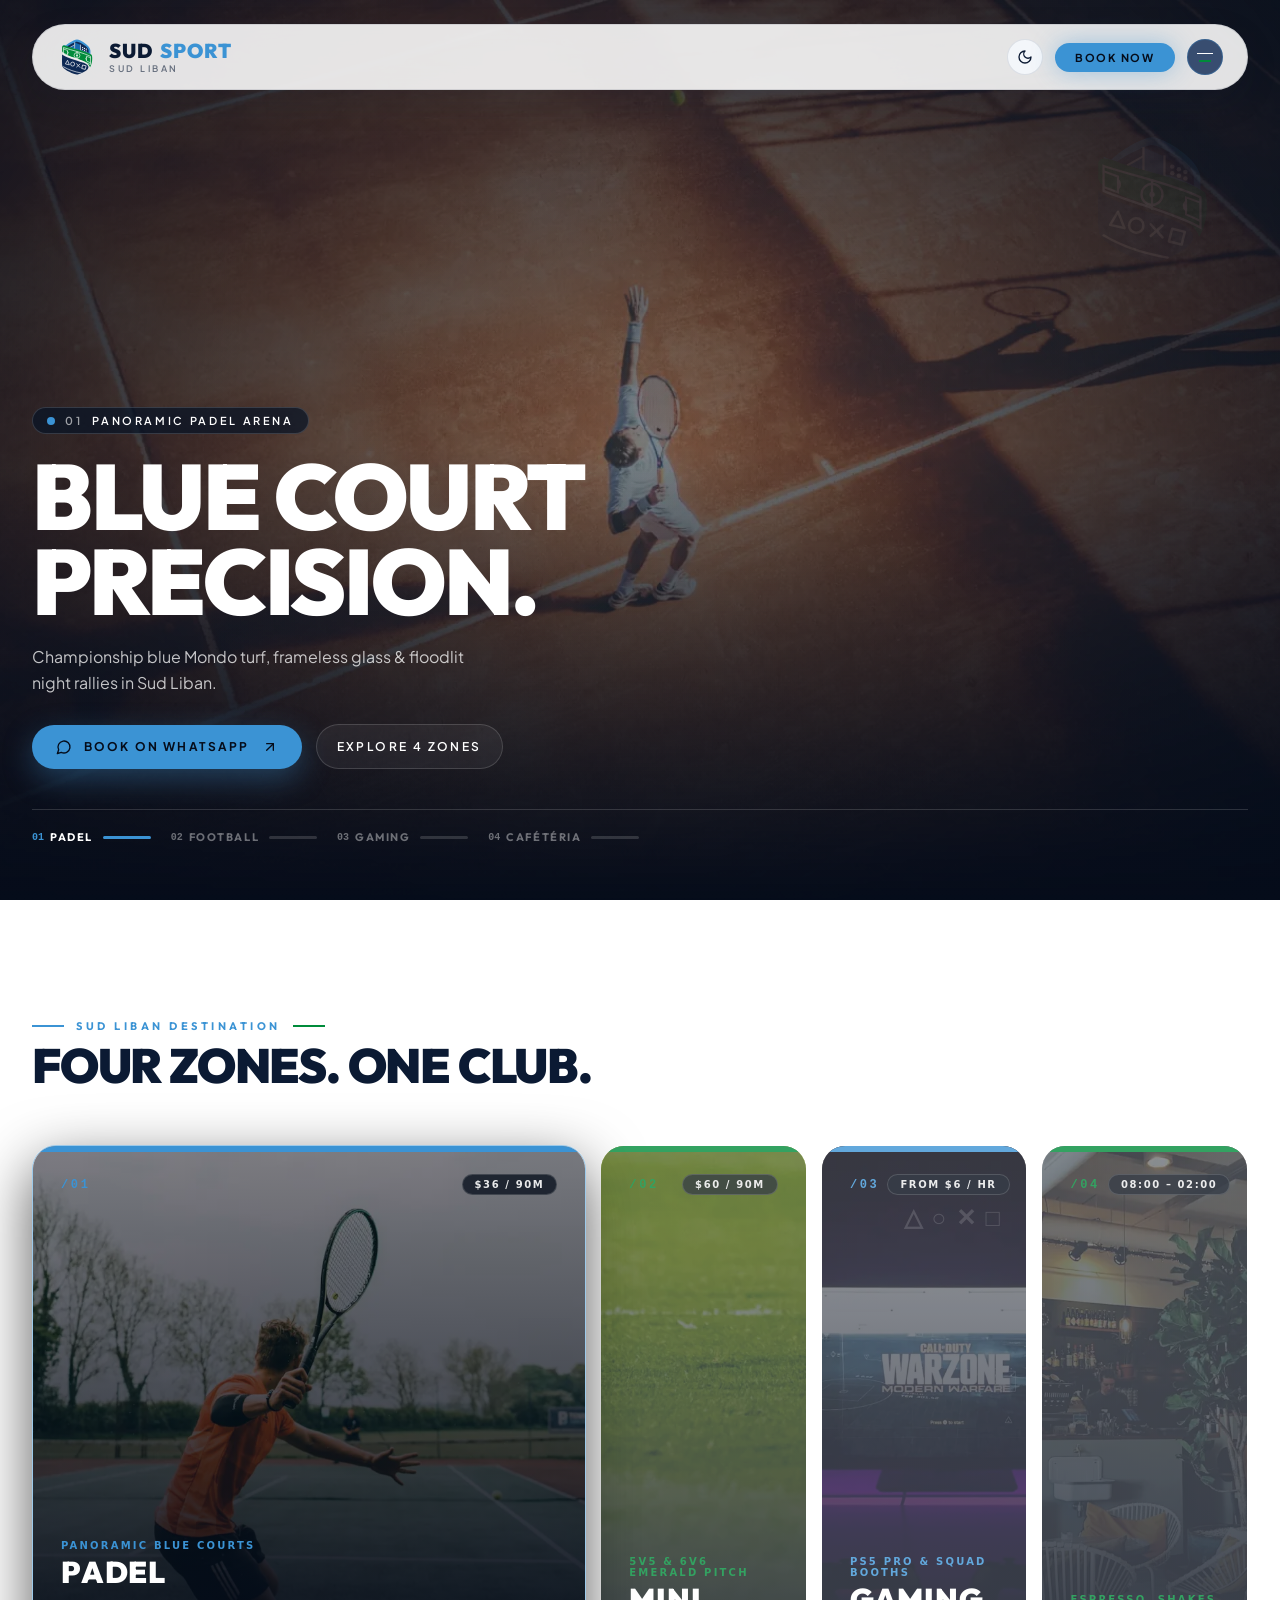
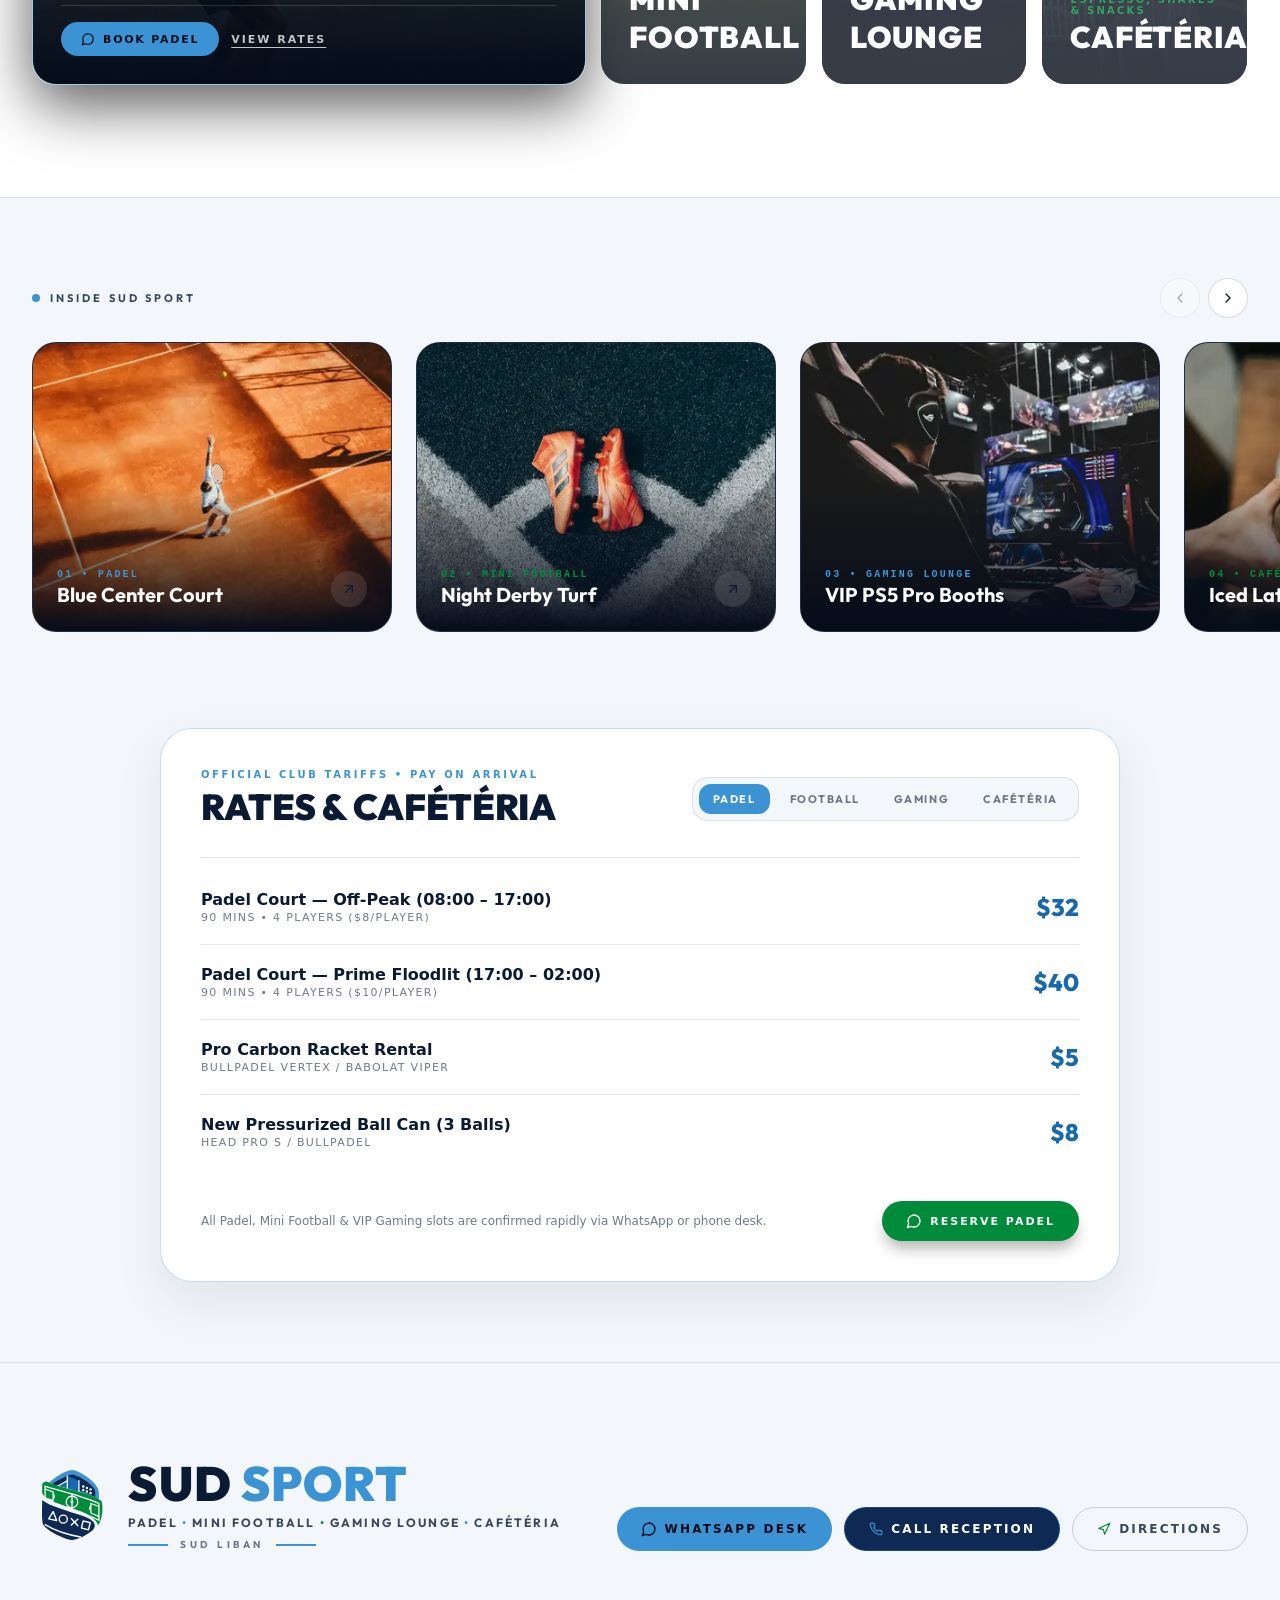
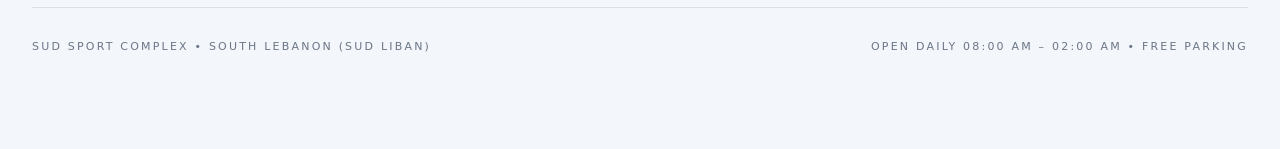
<file: index.html>
<!DOCTYPE html>
<html lang="en">
<head>
  <meta charset="UTF-8" />
  <meta name="viewport" content="width=device-width, initial-scale=1" />
  <title>SUD SPORT — Sud Liban</title>
  <meta name="description" content="SUD SPORT, Sud Liban: Padel, Mini Football, Gaming Lounge & Cafétéria." />
  <link rel="preconnect" href="https://fonts.googleapis.com" />
  <link rel="preconnect" href="https://fonts.gstatic.com" crossorigin />
  <link
    rel="stylesheet"
    href="https://fonts.googleapis.com/css2?family=Outfit:wght@500;600;700;800;900&family=Plus+Jakarta+Sans:wght@300;400;500;600;700&display=swap"
  />
  <!-- Start downloading the first hero photo before the script inserts it -->
  <link
    rel="preload"
    as="image"
    type="image/webp"
    imagesrcset="images/hero-padel-960.webp 960w, images/hero-padel-1280.webp 1280w, images/hero-padel-1920.webp 1920w"
    imagesizes="100vw"
    fetchpriority="high"
  />
  <link rel="stylesheet" href="css/style.css?v=6" />
  <!-- White theme; js/theme.js switches it on (light) and off (dark) -->
  <link rel="stylesheet" href="css/theme-light.css?v=4" id="themeLight" />
  <script src="js/theme.js?v=2"></script>
</head>
<body>
  <!-- ===================================================================
       SVG SPRITE: SUD SPORT CREST + ICONS
  =================================================================== -->
  <svg xmlns="http://www.w3.org/2000/svg" style="display: none">
    <!-- CUSTOM RECREATED SUD SPORT HEXAGONAL 3-RIBBON CREST -->
    <symbol id="emblem" viewBox="0 0 220 220" fill="none">
      <!-- TOP RIBBON: PADEL COURT & RACKET PERFORATIONS -->
      <path d="M36 68 C36 48, 92 14, 110 14 C128 14, 184 48, 184 76 L184 96 C150 76, 86 64, 36 44 Z" fill="#3B93D4" />
      <path d="M54 53 C72 40, 102 26, 110 26 C122 26, 174 54, 174 74 L174 88 C142 70, 92 60, 54 53 Z" fill="#0E2954" />
      <!-- Padel Court Royal Blue Zone & White Lines -->
      <path d="M98 30 L128 43 L128 73 L98 64 Z" fill="#1768AC" />
      <path d="M74 57 L96 44 L96 63 Z" fill="#1768AC" />
      <line x1="97" y1="29" x2="97" y2="65" stroke="#FFFFFF" stroke-width="3.5" />
      <line x1="129" y1="42" x2="129" y2="74" stroke="#FFFFFF" stroke-width="3.5" />
      <line x1="72" y1="57" x2="97" y2="43" stroke="#FFFFFF" stroke-width="3.2" />
      <!-- Padel Racket Dots -->
      <circle cx="141" cy="59" r="3.4" fill="#FFFFFF" />
      <circle cx="151" cy="63" r="3.4" fill="#FFFFFF" />
      <circle cx="161" cy="67" r="3.4" fill="#FFFFFF" />
      <circle cx="141" cy="69" r="3.4" fill="#FFFFFF" />
      <circle cx="151" cy="73" r="3.4" fill="#FFFFFF" />
      <circle cx="161" cy="77" r="3.4" fill="#FFFFFF" />

      <!-- MIDDLE RIBBON: MINI FOOTBALL PITCH -->
      <path d="M28 56 C28 42, 42 46, 62 54 C110 70, 162 78, 190 98 C196 104, 196 146, 182 166 C176 146, 152 132, 108 118 C64 104, 34 94, 28 78 Z" fill="#008B3A" />
      <path d="M36 58 C84 74, 144 86, 184 106 L184 152 C144 130, 84 116, 36 96 Z" stroke="#FFFFFF" stroke-width="3.5" fill="none" />
      <line x1="110" y1="78" x2="110" y2="125" stroke="#FFFFFF" stroke-width="3.5" />
      <circle cx="110" cy="101.5" r="16" stroke="#FFFFFF" stroke-width="3.5" fill="none" />
      <circle cx="110" cy="101.5" r="4" fill="#FFFFFF" />
      <path d="M36 66 L58 74 L58 98 L36 90" stroke="#FFFFFF" stroke-width="3.2" fill="none" />
      <path d="M58 79 A9 9 0 0 1 58 93" stroke="#FFFFFF" stroke-width="3.2" fill="none" />
      <path d="M184 114 L162 106 L162 132 L184 142" stroke="#FFFFFF" stroke-width="3.2" fill="none" />
      <path d="M162 112 A9 9 0 0 0 162 126" stroke="#FFFFFF" stroke-width="3.2" fill="none" />

      <!-- BOTTOM RIBBON: GAMING LOUNGE WITH △ ○ ✕ □ -->
      <path d="M28 96 C46 112, 92 124, 146 142 C172 152, 180 166, 166 180 C150 194, 122 206, 110 206 C94 206, 40 182, 30 162 C26 150, 28 114, 28 96 Z" fill="#0E2954" />
      <polygon points="58,128 46,148 68,153" stroke="#FFFFFF" stroke-width="3.8" fill="none" stroke-linejoin="round" />
      <circle cx="86" cy="149" r="11" stroke="#FFFFFF" stroke-width="3.8" fill="none" />
      <g stroke="#FFFFFF" stroke-width="3.8" stroke-linecap="round">
        <line x1="108" y1="147" x2="126" y2="167" />
        <line x1="126" y1="149" x2="108" y2="165" />
      </g>
      <rect x="138" y="156" width="20" height="20" transform="rotate(14 148 166)" stroke="#FFFFFF" stroke-width="3.8" fill="none" stroke-linejoin="round" />
      <path d="M36 164 C62 180, 98 192, 134 198" stroke="#FFFFFF" stroke-width="3.5" stroke-linecap="round" fill="none" />
    </symbol>

    <!-- Icons (Lucide) -->
    <symbol id="i-chevron-left" viewBox="0 0 24 24"><path d="m15 18-6-6 6-6" /></symbol>
    <symbol id="i-chevron-right" viewBox="0 0 24 24"><path d="m9 18 6-6-6-6" /></symbol>
    <symbol id="i-arrow-up-right" viewBox="0 0 24 24"><path d="M7 7h10v10" /><path d="M7 17 17 7" /></symbol>
    <symbol id="i-phone" viewBox="0 0 24 24"><path d="M22 16.92v3a2 2 0 0 1-2.18 2 19.79 19.79 0 0 1-8.63-3.07 19.5 19.5 0 0 1-6-6 19.79 19.79 0 0 1-3.07-8.67A2 2 0 0 1 4.11 2h3a2 2 0 0 1 2 1.72 12.84 12.84 0 0 0 .7 2.81 2 2 0 0 1-.45 2.11L8.09 9.91a16 16 0 0 0 6 6l1.27-1.27a2 2 0 0 1 2.11-.45 12.84 12.84 0 0 0 2.81.7A2 2 0 0 1 22 16.92z" /></symbol>
    <symbol id="i-message" viewBox="0 0 24 24"><path d="M7.9 20A9 9 0 1 0 4 16.1L2 22Z" /></symbol>
    <symbol id="i-sun" viewBox="0 0 24 24"><circle cx="12" cy="12" r="4" /><path d="M12 2v2" /><path d="M12 20v2" /><path d="m4.93 4.93 1.41 1.41" /><path d="m17.66 17.66 1.41 1.41" /><path d="M2 12h2" /><path d="M20 12h2" /><path d="m6.34 17.66-1.41 1.41" /><path d="m19.07 4.93-1.41 1.41" /></symbol>
    <symbol id="i-moon" viewBox="0 0 24 24"><path d="M12 3a6 6 0 0 0 9 9 9 9 0 1 1-9-9Z" /></symbol>
    <symbol id="i-x" viewBox="0 0 24 24"><path d="M18 6 6 18" /><path d="m6 6 12 12" /></symbol>
    <symbol id="i-navigation" viewBox="0 0 24 24"><polygon points="3 11 22 2 13 21 11 13 3 11" /></symbol>
  </svg>

  <!-- Subtle desktop cursor follower -->
  <!-- ===================================================================
       LOADING SCREEN
       Four 1s scenes loop (padel, football, gaming, cafétéria) until the
       hero and zone photos have loaded; main.js drives the cycle and fade.
  =================================================================== -->
  <div class="loader" id="loader" aria-hidden="true">
    <div class="loader__inner">
      <svg class="emblem loader__emblem"><use href="#emblem" /></svg>

      <div class="loader__stage">
        <!-- 01 PADEL: blue court draws in, ball rallies over the net -->
        <div class="scene scene--padel is-active" data-label="PADEL" data-color="#3B93D4">
          <svg class="scene__floor" viewBox="0 0 240 120">
            <rect class="scene__turf" x="4" y="4" width="232" height="112" rx="6" />
            <rect class="scene__line" x="4" y="4" width="232" height="112" rx="6" pathLength="100" />
            <line class="scene__line scene__line--net" x1="120" y1="4" x2="120" y2="116" pathLength="100" />
            <line class="scene__line" x1="37" y1="4" x2="37" y2="116" pathLength="100" />
            <line class="scene__line" x1="203" y1="4" x2="203" y2="116" pathLength="100" />
            <line class="scene__line" x1="37" y1="60" x2="203" y2="60" pathLength="100" />
          </svg>
          <div class="scene__flight">
            <span class="scene__shadow"></span>
            <span class="padel-ball"></span>
          </div>
        </div>

        <!-- 02 MINI FOOTBALL: green pitch draws in, ball rolls and hops -->
        <div class="scene scene--football" data-label="MINI FOOTBALL" data-color="#008B3A">
          <svg class="scene__floor" viewBox="0 0 240 120">
            <rect class="scene__turf" x="4" y="4" width="232" height="112" rx="6" />
            <rect class="scene__line" x="4" y="4" width="232" height="112" rx="6" pathLength="100" />
            <line class="scene__line" x1="120" y1="4" x2="120" y2="116" pathLength="100" />
            <circle class="scene__line" cx="120" cy="60" r="18" pathLength="100" />
            <rect class="scene__line" x="4" y="32" width="30" height="56" pathLength="100" />
            <rect class="scene__line" x="206" y="32" width="30" height="56" pathLength="100" />
          </svg>
          <div class="scene__flight">
            <span class="scene__shadow"></span>
            <svg class="football" viewBox="0 0 20 20">
              <circle cx="10" cy="10" r="9.2" fill="#fff" stroke="#0b1a33" stroke-width="0.8" />
              <polygon points="10,6.4 13.4,8.9 12.1,12.9 7.9,12.9 6.6,8.9" fill="#0b1a33" />
              <g stroke="#0b1a33" stroke-width="0.9" stroke-linecap="round">
                <line x1="10" y1="6.4" x2="10" y2="1.2" />
                <line x1="13.4" y1="8.9" x2="18.2" y2="7.4" />
                <line x1="12.1" y1="12.9" x2="15.2" y2="17" />
                <line x1="7.9" y1="12.9" x2="4.8" y2="17" />
                <line x1="6.6" y1="8.9" x2="1.8" y2="7.4" />
              </g>
            </svg>
          </div>
        </div>

        <!-- 03 GAMING LOUNGE: the four action symbols pop in one by one -->
        <div class="scene scene--gaming" data-label="GAMING LOUNGE" data-color="#3B93D4">
          <svg class="scene__flat" viewBox="0 0 240 120">
            <rect class="pad" x="62" y="4" width="116" height="112" rx="22" />
            <g class="sym sym--1"><polygon points="120,16 108,37 132,37" /></g>
            <g class="sym sym--2"><circle cx="152" cy="60" r="11" /></g>
            <g class="sym sym--3"><line x1="111" y1="74" x2="129" y2="92" /><line x1="129" y1="74" x2="111" y2="92" /></g>
            <g class="sym sym--4"><rect x="78" y="50" width="20" height="20" rx="2" /></g>
          </svg>
        </div>

        <!-- 04 CAFÉTÉRIA: iced latte fills up, straw drops in -->
        <div class="scene scene--cafe" data-label="CAFÉTÉRIA" data-color="#008B3A">
          <svg class="scene__flat" viewBox="0 0 240 120">
            <defs>
              <clipPath id="loaderGlass"><path d="M98 22 L142 22 L137 108 Q120 112 103 108 Z" /></clipPath>
              <linearGradient id="loaderLatte" x1="0" y1="0" x2="0" y2="1">
                <stop offset="0" stop-color="#e7cfa9" />
                <stop offset="0.45" stop-color="#b9875a" />
                <stop offset="1" stop-color="#5a3519" />
              </linearGradient>
            </defs>
            <rect class="straw" x="126" y="2" width="6" height="78" rx="3" />
            <g clip-path="url(#loaderGlass)">
              <rect class="latte" x="94" y="22" width="52" height="92" fill="url(#loaderLatte)" />
              <rect class="ice ice--1" x="106" y="40" width="12" height="12" rx="2" />
              <rect class="ice ice--2" x="121" y="48" width="11" height="11" rx="2" />
            </g>
            <path class="glass" d="M98 22 L142 22 L137 108 Q120 112 103 108 Z" />
          </svg>
        </div>
      </div>

      <p class="loader__label"><span class="loader__dot"></span><span id="loaderLabel">PADEL</span></p>
      <div class="loader__bar"><span></span></div>
    </div>
  </div>

  <div class="cursor" id="cursor" aria-hidden="true"></div>

  <div class="app" id="app">
    <!-- ===================================================================
         FLOATING SMOKED-GLASS NAVBAR
    =================================================================== -->
    <header class="nav">
      <div class="nav__bar">
        <a href="#top" class="brand">
          <svg class="emblem brand__emblem" role="img" aria-label="SUD SPORT Official Crest"><use href="#emblem" /></svg>
          <div class="brand__text">
            <div class="brand__word">
              <span>SUD</span>
              <span class="text-blue">SPORT</span>
            </div>
            <span class="brand__sub">SUD LIBAN</span>
          </div>
        </a>

        <div class="nav__controls">
          <button type="button" class="theme-toggle" aria-label="Switch theme">
            <svg class="icon theme-toggle__moon"><use href="#i-moon" /></svg>
            <svg class="icon theme-toggle__sun"><use href="#i-sun" /></svg>
          </button>

          <button class="btn-book">Book Now</button>

          <button class="btn-menu" id="menuOpenBtn" aria-label="Open Menu">
            <span></span>
            <span></span>
          </button>
        </div>
      </div>
    </header>

    <!-- ===================================================================
         SECTION 1: KEN BURNS HERO REEL
    =================================================================== -->
    <section id="top" class="hero">
      <div class="hero__media" id="heroMedia"></div>
      <div class="hero__watermark" id="heroWatermark"></div>

      <div class="hero__inner">
        <div class="hero__content" id="heroContent">
          <div class="pill">
            <span class="pill__dot" id="heroDot"></span>
            <span class="pill__id" id="heroId"></span>
            <span id="heroLabel"></span>
          </div>

          <h1 class="hero__title" id="heroTitle"></h1>
          <p class="hero__sub" id="heroSub"></p>

          <div class="hero__ctas">
            <button class="btn btn--primary btn--lg btn--glow hero__cta" id="heroCta">
              <svg class="icon"><use href="#i-message" /></svg>
              <span>Book on WhatsApp</span>
              <svg class="icon hero__cta-arrow"><use href="#i-arrow-up-right" /></svg>
            </button>
            <a href="#zones" class="btn btn--ghost btn--lg">Explore 4 Zones</a>
          </div>
        </div>

        <div class="hero__bar">
          <div class="reel-nav" id="reelNav"></div>
        </div>
      </div>
    </section>

    <!-- ===================================================================
         SECTION 2: THE FOUR ZONES ACCORDION
    =================================================================== -->
    <section id="zones" class="zones-section">
      <div class="section-head">
        <div>
          <div class="eyebrow">
            <span class="eyebrow__line bg-blue"></span>
            <span class="eyebrow__text">SUD LIBAN DESTINATION</span>
            <span class="eyebrow__line bg-green"></span>
          </div>
          <h2 class="section-title">Four Zones. One Club.</h2>
        </div>
      </div>

      <div class="zones" id="zonesList"></div>
    </section>

    <!-- ===================================================================
         SECTION 3: FILMSTRIP & RATE SHEET
    =================================================================== -->
    <section class="inside">
      <div class="strip-head">
        <div class="strip-head__title">
          <span class="dot bg-blue"></span>
          <span>INSIDE SUD SPORT</span>
        </div>
        <span class="strip-head__hint">SWIPE REEL →</span>
        <div class="strip-nav">
          <button type="button" class="strip-nav__btn" id="stripPrev" aria-label="Previous photos">
            <svg class="icon"><use href="#i-chevron-left" /></svg>
          </button>
          <button type="button" class="strip-nav__btn" id="stripNext" aria-label="Next photos">
            <svg class="icon"><use href="#i-chevron-right" /></svg>
          </button>
        </div>
      </div>

      <div class="filmstrip" id="filmstrip"></div>

      <div id="rates" class="rates">
        <div class="rates__card">
          <div class="rates__head">
            <div>
              <span class="rates__eyebrow">OFFICIAL CLUB TARIFFS • PAY ON ARRIVAL</span>
              <h3 class="rates__title">Rates &amp; Cafétéria</h3>
            </div>
            <div class="rate-tabs" id="rateTabs"></div>
          </div>

          <div class="rate-list" id="rateList"></div>

          <a href="menu.html" class="rates__menu-link" id="rateMenuLink" hidden>
            <span>See the full Cafétéria menu</span>
            <svg class="icon"><use href="#i-arrow-up-right" /></svg>
          </a>

          <div class="rates__foot">
            <span>All Padel, Mini Football &amp; VIP Gaming slots are confirmed rapidly via WhatsApp or phone desk.</span>
            <button class="btn btn--green" id="rateReserve">
              <svg class="icon"><use href="#i-message" /></svg>
              <span id="rateReserveLabel">Reserve PADEL</span>
            </button>
          </div>
        </div>
      </div>
    </section>

    <!-- ===================================================================
         SECTION 4: FOOTER
    =================================================================== -->
    <footer class="footer">
      <div class="footer__top">
        <div class="footer__lockup">
          <svg class="emblem footer__emblem" role="img" aria-label="SUD SPORT Official Crest"><use href="#emblem" /></svg>
          <div>
            <div class="footer__word">
              <span>SUD</span>
              <span class="text-blue">SPORT</span>
            </div>
            <p class="footer__pillars">
              PADEL <span class="text-blue">•</span> MINI FOOTBALL
              <span class="text-green">•</span> GAMING LOUNGE
              <span class="text-blue">•</span> CAFÉTÉRIA
            </p>
            <div class="footer__liban">
              <span class="footer__line"></span>
              <span>SUD LIBAN</span>
              <span class="footer__line"></span>
            </div>
          </div>
        </div>

        <div class="footer__contacts">
          <button class="btn btn--primary btn--lg">
            <svg class="icon"><use href="#i-message" /></svg>
            <span>WhatsApp Desk</span>
          </button>
          <a href="tel:+96170367934" class="btn btn--navy btn--lg">
            <svg class="icon icon--sm text-blue"><use href="#i-phone" /></svg>
            <span>Call Reception</span>
          </a>
          <a href="https://maps.google.com/?q=Sud+Liban" target="_blank" rel="noreferrer" class="btn btn--outline btn--lg">
            <svg class="icon icon--sm text-green"><use href="#i-navigation" /></svg>
            <span>Directions</span>
          </a>
        </div>
      </div>

      <div class="footer__bottom">
        <span>SUD SPORT COMPLEX • SOUTH LEBANON (SUD LIBAN)</span>
        <span>OPEN DAILY 08:00 AM – 02:00 AM • FREE PARKING</span>
      </div>
    </footer>

  </div>

  <!-- =====================================================================
       FULL-SCREEN CURTAIN MENU
  ===================================================================== -->
  <div class="menu animate-fade-up" id="menu" hidden>
    <div class="menu__top">
      <div class="menu__brand">
        <svg class="emblem menu__emblem" role="img" aria-label="SUD SPORT Official Crest"><use href="#emblem" /></svg>
        <div class="brand__word menu__word">
          <span>SUD</span>
          <span class="text-blue">SPORT</span>
        </div>
      </div>
      <button class="menu__close" id="menuCloseBtn" aria-label="Close Menu">
        <svg class="icon icon--md"><use href="#i-x" /></svg>
      </button>
    </div>

    <nav class="menu__list">
      <a href="#zones" class="menu-item" data-zone-index="0" style="--c: #3B93D4">
        <div class="menu-item__main"><span class="menu-item__num">/01</span><span class="menu-item__label">PADEL ARENA</span></div>
        <span class="menu-item__sub">Panoramic Blue Courts</span>
      </a>
      <a href="#zones" class="menu-item" data-zone-index="1" style="--c: #008B3A">
        <div class="menu-item__main"><span class="menu-item__num">/02</span><span class="menu-item__label">MINI FOOTBALL</span></div>
        <span class="menu-item__sub">5v5 &amp; 6v6 FIFA Turf</span>
      </a>
      <a href="#zones" class="menu-item" data-zone-index="2" style="--c: #3B93D4">
        <div class="menu-item__main"><span class="menu-item__num">/03</span><span class="menu-item__label">GAMING LOUNGE</span></div>
        <span class="menu-item__sub">PS5 Pro △ ○ ✕ □ Booths</span>
      </a>
      <a href="menu.html" class="menu-item" style="--c: #008B3A">
        <div class="menu-item__main"><span class="menu-item__num">/04</span><span class="menu-item__label">LA CAFÉTÉRIA</span></div>
        <span class="menu-item__sub">Espresso, Smoothies &amp; Terrace</span>
      </a>
      <a href="#rates" class="menu-item" style="--c: #FFFFFF">
        <div class="menu-item__main"><span class="menu-item__num">/05</span><span class="menu-item__label">RATES &amp; MENU</span></div>
        <span class="menu-item__sub">Transparent Club Tariffs</span>
      </a>
    </nav>

    <div class="menu__foot">
      <span>SUD LIBAN • OPEN DAILY 08:00 – 02:00</span>
      <button class="menu__cta">BOOK VIA WHATSAPP CONCIERGE →</button>
    </div>
  </div>

  <script src="js/main.js?v=5"></script>
</body>
</html>
</file>
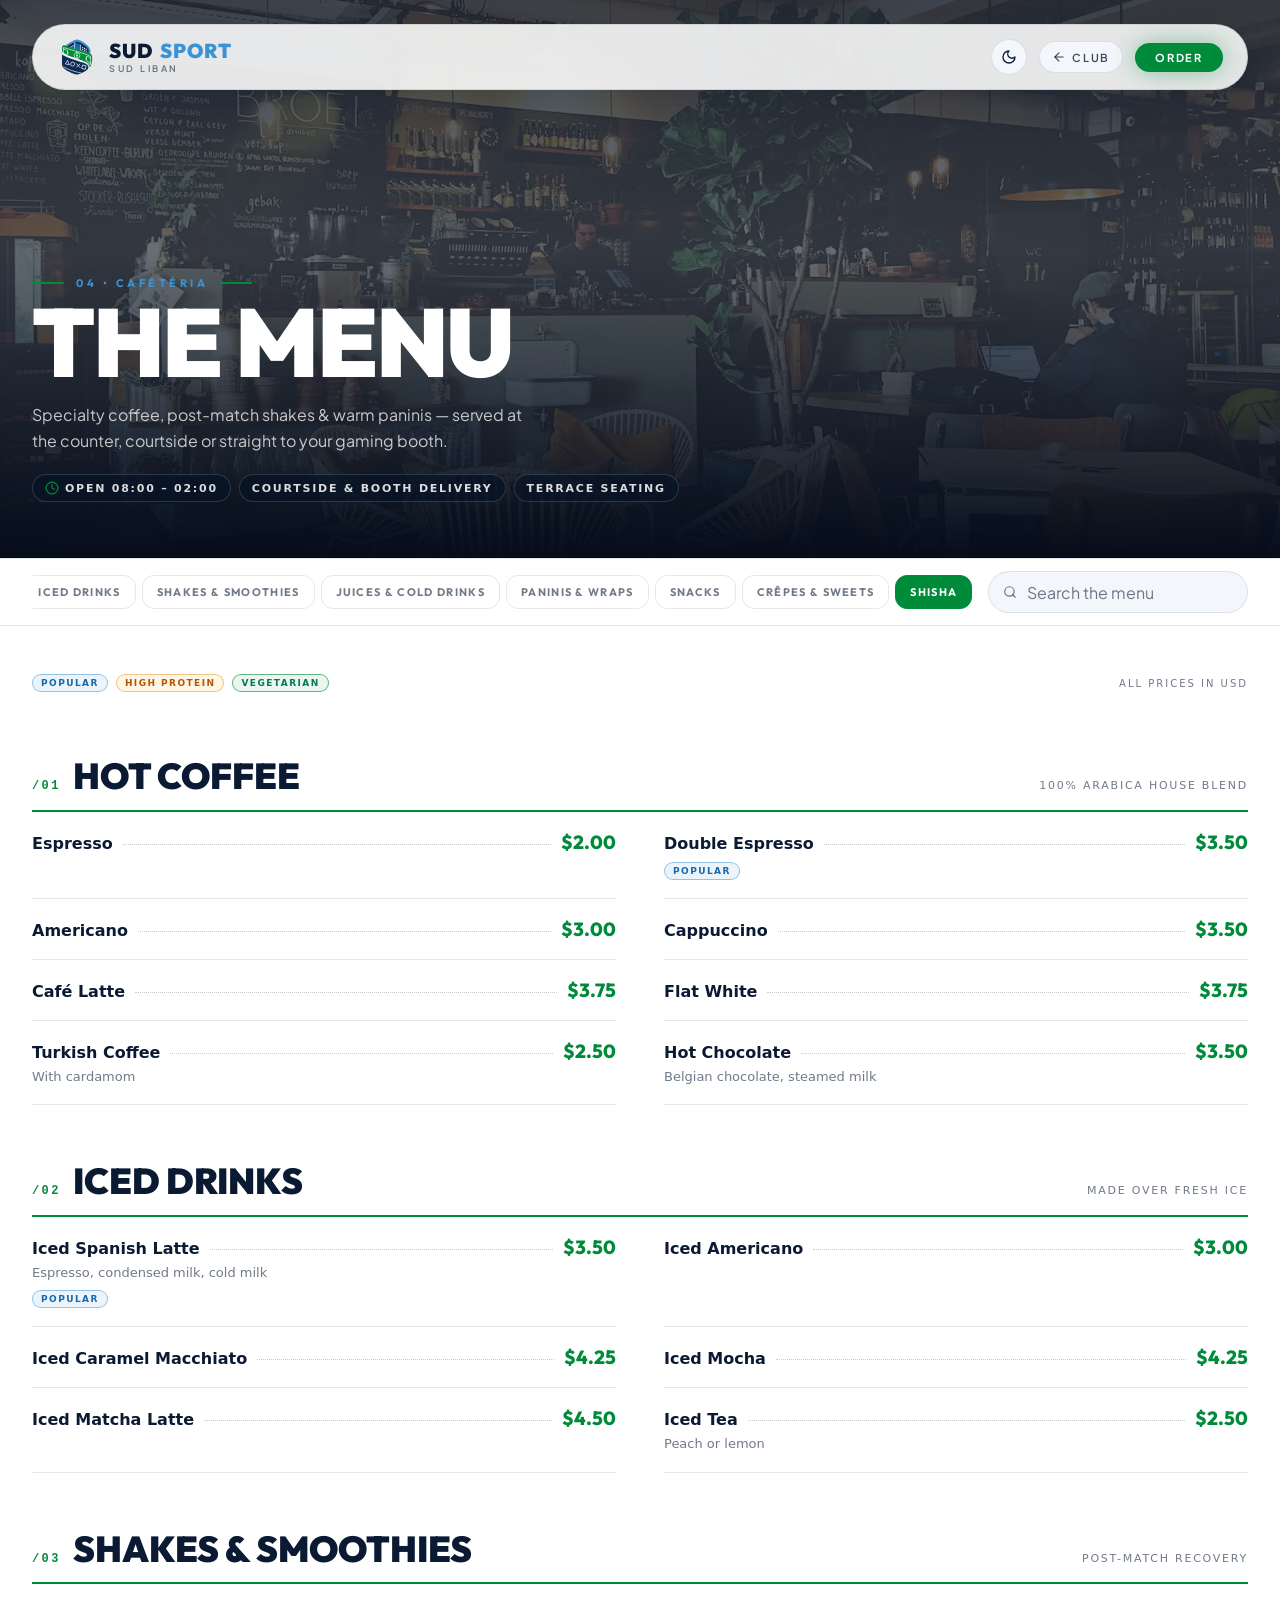
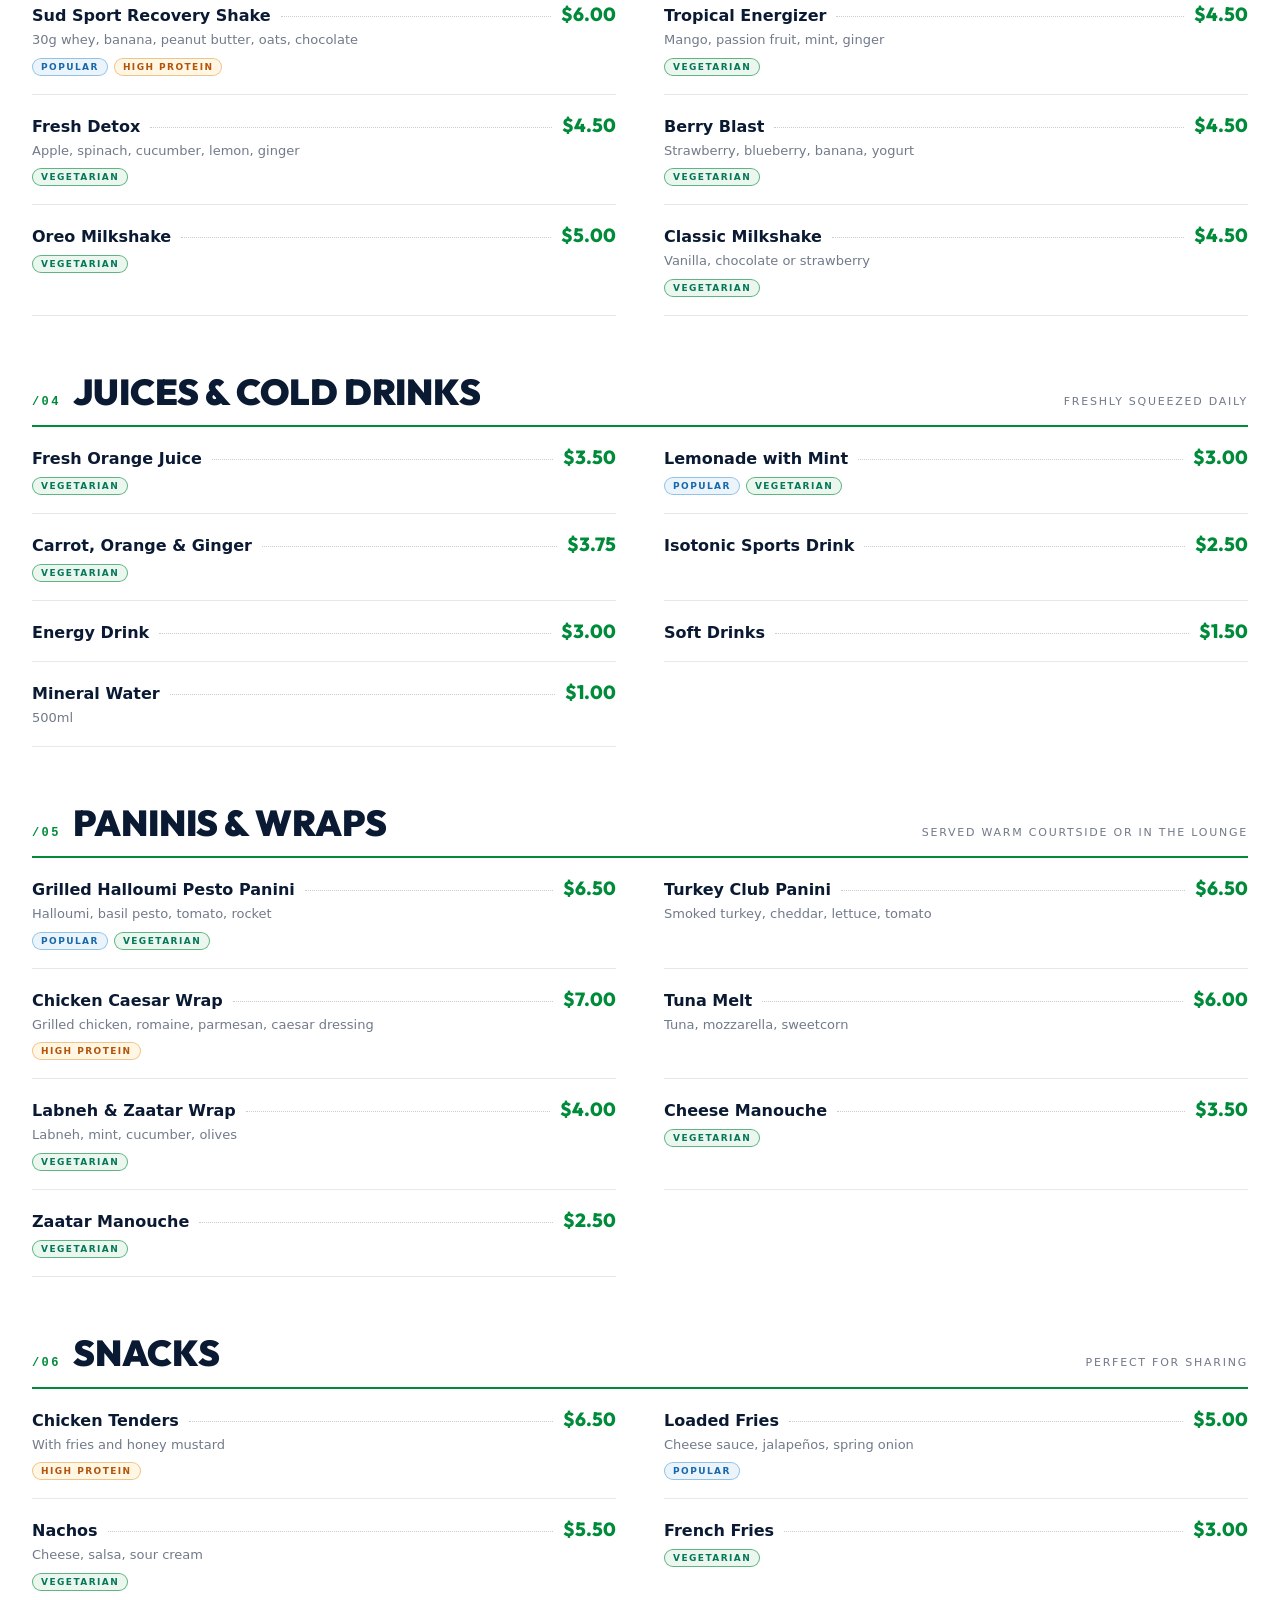
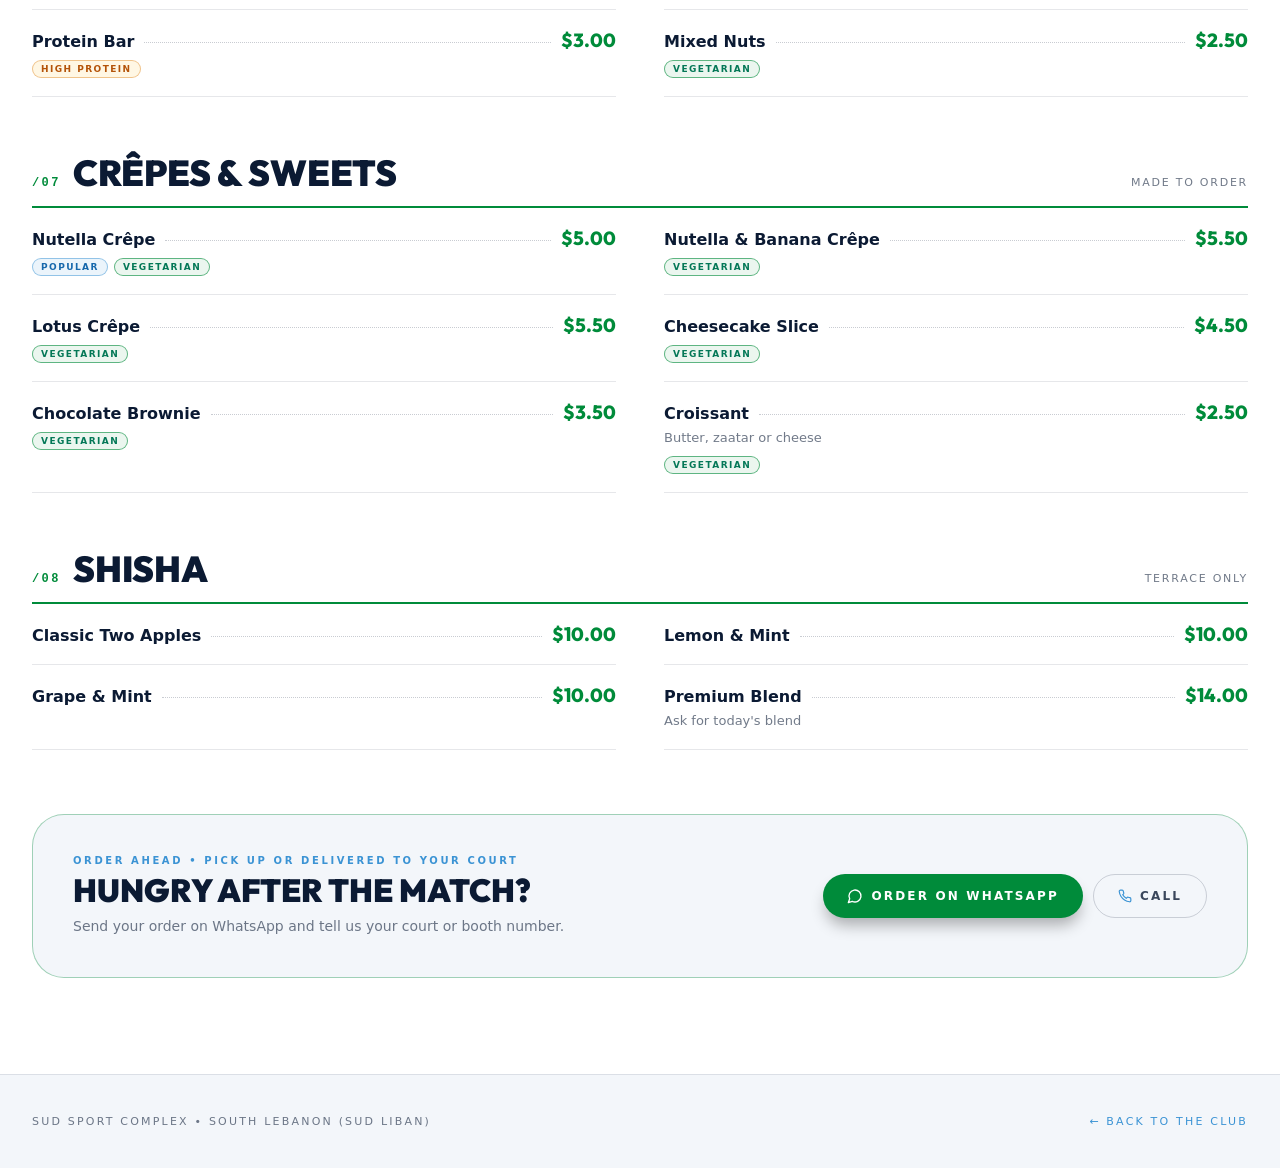
<file: menu.html>
<!DOCTYPE html>
<html lang="en">
<head>
  <meta charset="UTF-8" />
  <meta name="viewport" content="width=device-width, initial-scale=1" />
  <title>Cafétéria Menu — SUD SPORT</title>
  <meta name="description" content="SUD SPORT Cafétéria menu: coffee, iced drinks, shakes, juices, paninis, snacks, crêpes and shisha." />
  <link rel="preconnect" href="https://fonts.googleapis.com" />
  <link rel="preconnect" href="https://fonts.gstatic.com" crossorigin />
  <link
    rel="stylesheet"
    href="https://fonts.googleapis.com/css2?family=Outfit:wght@500;600;700;800;900&family=Plus+Jakarta+Sans:wght@300;400;500;600;700&display=swap"
  />
  <link rel="stylesheet" href="css/style.css?v=6" />
  <link rel="stylesheet" href="css/menu.css?v=3" />
  <!-- White theme; js/theme.js switches it on (light) and off (dark) -->
  <link rel="stylesheet" href="css/theme-light.css?v=4" id="themeLight" />
  <script src="js/theme.js?v=2"></script>
</head>
<body>
  <!-- ===================================================================
       SVG SPRITE: SUD SPORT CREST + ICONS
  =================================================================== -->
  <svg xmlns="http://www.w3.org/2000/svg" style="display: none">
    <symbol id="emblem" viewBox="0 0 220 220" fill="none">
      <path d="M36 68 C36 48, 92 14, 110 14 C128 14, 184 48, 184 76 L184 96 C150 76, 86 64, 36 44 Z" fill="#3B93D4" />
      <path d="M54 53 C72 40, 102 26, 110 26 C122 26, 174 54, 174 74 L174 88 C142 70, 92 60, 54 53 Z" fill="#0E2954" />
      <path d="M98 30 L128 43 L128 73 L98 64 Z" fill="#1768AC" />
      <path d="M74 57 L96 44 L96 63 Z" fill="#1768AC" />
      <line x1="97" y1="29" x2="97" y2="65" stroke="#FFFFFF" stroke-width="3.5" />
      <line x1="129" y1="42" x2="129" y2="74" stroke="#FFFFFF" stroke-width="3.5" />
      <line x1="72" y1="57" x2="97" y2="43" stroke="#FFFFFF" stroke-width="3.2" />
      <circle cx="141" cy="59" r="3.4" fill="#FFFFFF" />
      <circle cx="151" cy="63" r="3.4" fill="#FFFFFF" />
      <circle cx="161" cy="67" r="3.4" fill="#FFFFFF" />
      <circle cx="141" cy="69" r="3.4" fill="#FFFFFF" />
      <circle cx="151" cy="73" r="3.4" fill="#FFFFFF" />
      <circle cx="161" cy="77" r="3.4" fill="#FFFFFF" />
      <path d="M28 56 C28 42, 42 46, 62 54 C110 70, 162 78, 190 98 C196 104, 196 146, 182 166 C176 146, 152 132, 108 118 C64 104, 34 94, 28 78 Z" fill="#008B3A" />
      <path d="M36 58 C84 74, 144 86, 184 106 L184 152 C144 130, 84 116, 36 96 Z" stroke="#FFFFFF" stroke-width="3.5" fill="none" />
      <line x1="110" y1="78" x2="110" y2="125" stroke="#FFFFFF" stroke-width="3.5" />
      <circle cx="110" cy="101.5" r="16" stroke="#FFFFFF" stroke-width="3.5" fill="none" />
      <circle cx="110" cy="101.5" r="4" fill="#FFFFFF" />
      <path d="M36 66 L58 74 L58 98 L36 90" stroke="#FFFFFF" stroke-width="3.2" fill="none" />
      <path d="M58 79 A9 9 0 0 1 58 93" stroke="#FFFFFF" stroke-width="3.2" fill="none" />
      <path d="M184 114 L162 106 L162 132 L184 142" stroke="#FFFFFF" stroke-width="3.2" fill="none" />
      <path d="M162 112 A9 9 0 0 0 162 126" stroke="#FFFFFF" stroke-width="3.2" fill="none" />
      <path d="M28 96 C46 112, 92 124, 146 142 C172 152, 180 166, 166 180 C150 194, 122 206, 110 206 C94 206, 40 182, 30 162 C26 150, 28 114, 28 96 Z" fill="#0E2954" />
      <polygon points="58,128 46,148 68,153" stroke="#FFFFFF" stroke-width="3.8" fill="none" stroke-linejoin="round" />
      <circle cx="86" cy="149" r="11" stroke="#FFFFFF" stroke-width="3.8" fill="none" />
      <g stroke="#FFFFFF" stroke-width="3.8" stroke-linecap="round">
        <line x1="108" y1="147" x2="126" y2="167" />
        <line x1="126" y1="149" x2="108" y2="165" />
      </g>
      <rect x="138" y="156" width="20" height="20" transform="rotate(14 148 166)" stroke="#FFFFFF" stroke-width="3.8" fill="none" stroke-linejoin="round" />
      <path d="M36 164 C62 180, 98 192, 134 198" stroke="#FFFFFF" stroke-width="3.5" stroke-linecap="round" fill="none" />
    </symbol>

    <symbol id="i-arrow-left" viewBox="0 0 24 24"><path d="m12 19-7-7 7-7" /><path d="M19 12H5" /></symbol>
    <symbol id="i-phone" viewBox="0 0 24 24"><path d="M22 16.92v3a2 2 0 0 1-2.18 2 19.79 19.79 0 0 1-8.63-3.07 19.5 19.5 0 0 1-6-6 19.79 19.79 0 0 1-3.07-8.67A2 2 0 0 1 4.11 2h3a2 2 0 0 1 2 1.72 12.84 12.84 0 0 0 .7 2.81 2 2 0 0 1-.45 2.11L8.09 9.91a16 16 0 0 0 6 6l1.27-1.27a2 2 0 0 1 2.11-.45 12.84 12.84 0 0 0 2.81.7A2 2 0 0 1 22 16.92z" /></symbol>
    <symbol id="i-message" viewBox="0 0 24 24"><path d="M7.9 20A9 9 0 1 0 4 16.1L2 22Z" /></symbol>
    <symbol id="i-clock" viewBox="0 0 24 24"><circle cx="12" cy="12" r="10" /><path d="M12 6v6l4 2" /></symbol>
    <symbol id="i-search" viewBox="0 0 24 24"><circle cx="11" cy="11" r="8" /><path d="m21 21-4.3-4.3" /></symbol>
    <symbol id="i-sun" viewBox="0 0 24 24"><circle cx="12" cy="12" r="4" /><path d="M12 2v2" /><path d="M12 20v2" /><path d="m4.93 4.93 1.41 1.41" /><path d="m17.66 17.66 1.41 1.41" /><path d="M2 12h2" /><path d="M20 12h2" /><path d="m6.34 17.66-1.41 1.41" /><path d="m19.07 4.93-1.41 1.41" /></symbol>
    <symbol id="i-moon" viewBox="0 0 24 24"><path d="M12 3a6 6 0 0 0 9 9 9 9 0 1 1-9-9Z" /></symbol>
    <symbol id="i-x" viewBox="0 0 24 24"><path d="M18 6 6 18" /><path d="m6 6 12 12" /></symbol>
  </svg>

  <div class="cursor" id="cursor" aria-hidden="true"></div>

  <!-- ===================================================================
       NAVBAR
  =================================================================== -->
  <header class="nav">
    <div class="nav__bar">
      <a href="index.html" class="brand">
        <svg class="emblem brand__emblem" role="img" aria-label="SUD SPORT Official Crest"><use href="#emblem" /></svg>
        <div class="brand__text">
          <div class="brand__word">
            <span>SUD</span>
            <span class="text-blue">SPORT</span>
          </div>
          <span class="brand__sub">SUD LIBAN</span>
        </div>
      </a>

      <div class="nav__controls">
        <button type="button" class="theme-toggle" aria-label="Switch theme">
          <svg class="icon theme-toggle__moon"><use href="#i-moon" /></svg>
          <svg class="icon theme-toggle__sun"><use href="#i-sun" /></svg>
        </button>

        <a href="index.html" class="btn-back" aria-label="Back to the club">
          <svg class="icon"><use href="#i-arrow-left" /></svg>
          <span>Club</span>
        </a>
        <button type="button" class="btn-book btn-book--green">Order</button>
      </div>
    </div>
  </header>

  <!-- ===================================================================
       MENU HERO
  =================================================================== -->
  <section class="menu-hero">
    <img
      src="images/zone-cafe-700.webp"
      srcset="images/zone-cafe-700.webp 700w, images/zone-cafe-1200.webp 1200w, images/zone-cafe-1600.webp 1600w"
      sizes="100vw"
      alt="SUD SPORT Cafétéria"
      class="menu-hero__img"
      fetchpriority="high"
      decoding="async"
    />
    <div class="menu-hero__shade"></div>

    <div class="menu-hero__inner animate-fade-up">
      <div class="eyebrow">
        <span class="eyebrow__line bg-green"></span>
        <span class="eyebrow__text text-green">04 • CAFÉTÉRIA</span>
        <span class="eyebrow__line bg-green"></span>
      </div>
      <h1 class="menu-hero__title">The Menu</h1>
      <p class="menu-hero__sub">
        Specialty coffee, post-match shakes &amp; warm paninis — served at the counter, courtside or straight to your gaming booth.
      </p>
      <div class="menu-hero__facts">
        <span class="fact">
          <svg class="icon icon--sm text-green"><use href="#i-clock" /></svg>
          Open 08:00 – 02:00
        </span>
        <span class="fact">Courtside &amp; Booth Delivery</span>
        <span class="fact">Terrace Seating</span>
      </div>
    </div>
  </section>

  <!-- ===================================================================
       STICKY CATEGORY BAR
  =================================================================== -->
  <div class="cat-bar" id="catBar">
    <div class="cat-bar__inner">
      <label class="cat-search">
        <svg class="icon icon--sm"><use href="#i-search" /></svg>
        <input type="search" id="menuSearch" placeholder="Search the menu" autocomplete="off" />
        <button type="button" class="cat-search__clear" id="searchClear" aria-label="Clear search" hidden>
          <svg class="icon icon--xs"><use href="#i-x" /></svg>
        </button>
      </label>
      <nav class="cat-chips" id="catChips" aria-label="Menu categories"></nav>
    </div>
  </div>

  <!-- ===================================================================
       MENU CATEGORIES
  =================================================================== -->
  <main class="menu-main">
    <div class="menu-legend">
      <span class="tag tag--popular">Popular</span>
      <span class="tag tag--protein">High Protein</span>
      <span class="tag tag--veg">Vegetarian</span>
      <span class="menu-legend__note">All prices in USD</span>
    </div>

    <div id="menuSections"></div>

    <p class="menu-empty" id="menuEmpty" hidden>Nothing on the menu matches your search.</p>

    <div class="order-card">
      <div>
        <span class="rates__eyebrow">ORDER AHEAD • PICK UP OR DELIVERED TO YOUR COURT</span>
        <h3 class="order-card__title">Hungry after the match?</h3>
        <p class="order-card__text">Send your order on WhatsApp and tell us your court or booth number.</p>
      </div>
      <div class="order-card__actions">
        <button type="button" class="btn btn--green btn--lg">
          <svg class="icon"><use href="#i-message" /></svg>
          <span>Order on WhatsApp</span>
        </button>
        <a href="tel:+96170367934" class="btn btn--outline btn--lg">
          <svg class="icon icon--sm text-blue"><use href="#i-phone" /></svg>
          <span>Call</span>
        </a>
      </div>
    </div>
  </main>

  <footer class="footer footer--compact">
    <div class="footer__bottom">
      <span>SUD SPORT COMPLEX • SOUTH LEBANON (SUD LIBAN)</span>
      <a href="index.html" class="footer__link">← Back to the club</a>
    </div>
  </footer>

  <script src="js/menu.js?v=2"></script>
</body>
</html>
</file>
<file: css/style.css>
/* =====================================================================
   SUD SPORT — SUD LIBAN
===================================================================== */

:root {
  --navy-950: #040914;
  --navy-900: #050c1a;
  --navy-850: #071326;
  --navy-800: #08152c;
  --navy-700: #0e2954;
  --section-bg: rgba(7, 17, 36, 0.6);
  --blue: #3b93d4;
  --blue-hover: #52a6e3;
  --royal: #1768ac;
  --green: #008b3a;
  --green-hover: #00a344;
  --white: #f8fafc;

  --font-brand: 'Outfit', -apple-system, BlinkMacSystemFont, sans-serif;
  --font-modern: 'Plus Jakarta Sans', -apple-system, BlinkMacSystemFont, sans-serif;
  --font-sans: ui-sans-serif, system-ui, -apple-system, BlinkMacSystemFont, 'Segoe UI', Roboto, sans-serif;
  --font-mono: ui-monospace, SFMono-Regular, Menlo, Monaco, Consolas, monospace;

  --ease: cubic-bezier(0.16, 1, 0.3, 1);
  --max-w: 80rem;
}

/* --- Reset --- */

*,
*::before,
*::after {
  box-sizing: border-box;
}

html {
  scroll-behavior: smooth;
}

body {
  margin: 0;
  min-height: 100vh;
  background: var(--navy-900);
  color: var(--white);
  font-family: var(--font-sans);
  -webkit-font-smoothing: antialiased;
  -moz-osx-font-smoothing: grayscale;
  overflow-x: hidden;
}

::selection {
  background: var(--blue);
  color: var(--navy-900);
}

h1, h2, h3, h4, p {
  margin: 0;
}

a {
  color: inherit;
  text-decoration: none;
}

button {
  font: inherit;
  color: inherit;
  background: none;
  border: 0;
  padding: 0;
  cursor: pointer;
}

img {
  display: block;
  max-width: 100%;
}

[hidden] {
  display: none !important;
}

/* --- Utilities --- */

.text-blue { color: var(--blue); }
.text-green { color: var(--green); }
.bg-blue { background: var(--blue); }
.bg-green { background: var(--green); }

.icon {
  width: 16px;
  height: 16px;
  flex-shrink: 0;
  fill: none;
  stroke: currentColor;
  stroke-width: 2;
  stroke-linecap: round;
  stroke-linejoin: round;
}
.icon--xs { width: 14px; height: 14px; }
.icon--sm { width: 14px; height: 14px; }
.icon--md { width: 20px; height: 20px; }

.emblem {
  fill: none;
  flex-shrink: 0;
}

/* --- Animations --- */

@keyframes kenburns {
  0% { transform: scale(1.12); }
  100% { transform: scale(1); }
}

@keyframes fadeUpLuxury {
  0% { opacity: 0; transform: translateY(20px); }
  100% { opacity: 1; transform: translateY(0); }
}

.animate-fade-up {
  animation: fadeUpLuxury 0.75s var(--ease) forwards;
}

/* --- Buttons --- */

.btn {
  display: inline-flex;
  align-items: center;
  justify-content: center;
  gap: 8px;
  border-radius: 9999px;
  font-size: 11px;
  font-weight: 700;
  letter-spacing: 0.18em;
  text-transform: uppercase;
  transition: all 0.3s;
  white-space: nowrap;
}

.btn--lg { padding: 14px 24px; font-size: 12px; }
.btn--xl { padding: 16px 24px; font-size: 12px; }
.btn--block { width: 100%; }

.btn--primary {
  background: var(--blue);
  color: var(--navy-900);
}
.btn--primary:hover { background: var(--blue-hover); }

.btn--glow { box-shadow: 0 10px 30px rgba(59, 147, 212, 0.35); }

.btn--ghost {
  padding: 14px 20px;
  background: rgba(255, 255, 255, 0.05);
  border: 1px solid rgba(255, 255, 255, 0.15);
  color: #fff;
  font-family: var(--font-modern);
  font-weight: 600;
  letter-spacing: 0.2em;
}
.btn--ghost:hover { background: rgba(255, 255, 255, 0.1); }

.btn--green {
  flex-shrink: 0;
  padding: 12px 24px;
  background: var(--green);
  color: #fff;
  box-shadow: 0 10px 15px -3px rgba(0, 0, 0, 0.3);
}
.btn--green:hover { background: var(--green-hover); }

.btn--navy {
  background: var(--navy-700);
  border: 1px solid rgba(59, 147, 212, 0.3);
  color: #fff;
  font-weight: 600;
}
.btn--navy:hover { background: var(--royal); }

.btn--outline {
  border: 1px solid rgba(255, 255, 255, 0.15);
  color: rgba(255, 255, 255, 0.8);
  font-weight: 600;
}
.btn--outline:hover {
  border-color: rgba(255, 255, 255, 0.4);
  background: rgba(255, 255, 255, 0.05);
}

/* =====================================================================
   LOADING SCREEN
   Four 1s scenes (padel, football, gaming, cafétéria) loop while the hero
   and zone photos load; the bar shows real progress. main.js cycles the
   scenes and adds .is-done to fade out. The 10s animation is a fallback
   in case scripts fail.
===================================================================== */

.loader {
  position: fixed;
  inset: 0;
  z-index: 100;
  display: flex;
  align-items: center;
  justify-content: center;
  background: var(--navy-900);
  transition: opacity 0.45s var(--ease), visibility 0.45s;
  animation: loaderOut 0.4s var(--ease) 10s forwards;
}

.loader.is-done {
  opacity: 0;
  visibility: hidden;
}

.loader__inner {
  display: flex;
  flex-direction: column;
  align-items: center;
  gap: 16px;
}

.loader__emblem {
  width: 64px;
  height: 64px;
  animation: loaderPop 0.5s var(--ease) both;
}

.loader__stage {
  position: relative;
  width: min(260px, 70vw);
  aspect-ratio: 2 / 1;
  perspective: 520px;
}

.loader__label {
  display: flex;
  align-items: center;
  gap: 8px;
  font-family: var(--font-brand);
  font-weight: 800;
  font-size: 12px;
  letter-spacing: 0.24em;
  color: #fff;
}

.loader__label.is-switching { animation: loaderLabel 0.4s var(--ease); }

.loader__dot {
  width: 8px;
  height: 8px;
  border-radius: 50%;
  background: var(--scene-color, var(--blue));
  transition: background-color 0.3s;
}

.loader__bar {
  width: 120px;
  height: 3px;
  border-radius: 9999px;
  background: rgba(255, 255, 255, 0.12);
  overflow: hidden;
}

.loader__bar span {
  display: block;
  height: 100%;
  background: linear-gradient(90deg, var(--blue), var(--green));
  transform: scaleX(var(--progress, 0.06));
  transform-origin: left;
  transition: transform 0.35s var(--ease);
}

/* --- Scenes: stacked, one visible at a time; animations run while active --- */

.scene {
  position: absolute;
  inset: 0;
  opacity: 0;
  transition: opacity 0.2s ease;
}

.scene.is-active { opacity: 1; }

/* Courts and pitches lie flat in 3D; gaming and café scenes face the viewer */
.scene__floor {
  width: 100%;
  height: 100%;
  overflow: visible;
  transform: rotateX(52deg);
}

.scene__flat {
  width: 100%;
  height: 100%;
  overflow: visible;
}

.scene__turf { opacity: 0; }
.scene--padel .scene__turf { fill: var(--royal); }
.scene--football .scene__turf { fill: var(--green); }

.scene__line {
  fill: none;
  stroke: #fff;
  stroke-width: 2.5;
  stroke-dasharray: 100;
  stroke-dashoffset: 100;
}

.scene__line--net { stroke-width: 4; }

.scene.is-active .scene__turf { animation: loaderFade 0.25s ease forwards; }
.scene.is-active .scene__line { animation: loaderDraw 0.45s var(--ease) 0.05s forwards; }

/* Ball path across the court; the ball and its shadow move with it */
.scene__flight {
  position: absolute;
  top: 50%;
  left: 12%;
}

.scene__shadow {
  position: absolute;
  width: 16px;
  height: 5px;
  margin: -2px 0 0 -8px;
  border-radius: 50%;
  background: rgba(0, 0, 0, 0.45);
  filter: blur(1px);
}

.padel-ball {
  position: absolute;
  width: 14px;
  height: 14px;
  margin: -7px 0 0 -7px;
  border-radius: 50%;
  background: radial-gradient(circle at 35% 30%, #f4ff8a, #d4ec1e 55%, #9fb80a);
  box-shadow: 0 0 12px rgba(212, 236, 30, 0.6);
  overflow: hidden;
}

/* Seam */
.padel-ball::after {
  content: '';
  position: absolute;
  top: 1px;
  bottom: 1px;
  left: 6px;
  right: -6px;
  border-radius: 50%;
  border: 1.5px solid rgba(255, 255, 255, 0.85);
}

.football {
  position: absolute;
  width: 16px;
  height: 16px;
  margin: -8px 0 0 -8px;
  overflow: visible;
}

.scene--padel.is-active .scene__flight { animation: loaderAcross 0.9s linear both; }
.scene--padel.is-active .padel-ball { animation: loaderPadelBounce 0.9s both; }
.scene--padel.is-active .scene__shadow { animation: loaderPadelShadow 0.9s both; }

.scene--football.is-active .scene__flight { animation: loaderAcross 0.9s cubic-bezier(0.3, 0.1, 0.4, 1) both; }
.scene--football.is-active .football { animation: loaderRoll 0.9s both; }
.scene--football.is-active .scene__shadow { animation: loaderRollShadow 0.9s both; }

/* Gaming: controller pad with the four symbols popping in */
.pad {
  fill: var(--navy-700);
  stroke: rgba(59, 147, 212, 0.5);
  stroke-width: 2;
}

.sym {
  fill: none;
  stroke-width: 4.5;
  stroke-linecap: round;
  stroke-linejoin: round;
  transform-box: fill-box;
  transform-origin: center;
  transform: scale(0);
}

.sym--1, .sym--3 { stroke: var(--blue); }
.sym--2, .sym--4 { stroke: #2fbf6b; }

.scene--gaming.is-active .sym { animation: loaderPop 0.35s cubic-bezier(0.34, 1.56, 0.64, 1) forwards; }
.scene--gaming.is-active .sym--2 { animation-delay: 0.12s; }
.scene--gaming.is-active .sym--3 { animation-delay: 0.24s; }
.scene--gaming.is-active .sym--4 { animation-delay: 0.36s; }
.scene--gaming.is-active .pad { animation: loaderGlow 0.9s ease 0.45s; }

/* Cafétéria: iced latte fills up, ice bobs, straw drops in */
.glass {
  fill: rgba(255, 255, 255, 0.06);
  stroke: #fff;
  stroke-width: 3;
  stroke-linejoin: round;
}

.latte { transform: translateY(88px); }
.ice { fill: rgba(255, 255, 255, 0.55); }
.straw { fill: var(--green); transform: translateY(-40px); opacity: 0; }

.scene--cafe.is-active .latte { animation: loaderFill 0.75s var(--ease) forwards; }
.scene--cafe.is-active .ice { animation: loaderBob 0.9s ease-in-out both; }
.scene--cafe.is-active .ice--2 { animation-delay: 0.1s; }
.scene--cafe.is-active .straw { animation: loaderStraw 0.5s var(--ease) 0.3s forwards; }

/* --- Keyframes --- */

@keyframes loaderOut {
  to { opacity: 0; visibility: hidden; }
}

@keyframes loaderPop {
  from { opacity: 0; transform: scale(0.6); }
  to { opacity: 1; transform: scale(1); }
}

@keyframes loaderLabel {
  from { opacity: 0; transform: translateY(6px); }
  to { opacity: 1; transform: none; }
}

@keyframes loaderFade {
  to { opacity: 1; }
}

@keyframes loaderDraw {
  to { stroke-dashoffset: 0; }
}

@keyframes loaderAcross {
  from { left: 12%; }
  to { left: 86%; }
}

/* Rise (ease out) and fall (ease in) for a real bounce */
@keyframes loaderPadelBounce {
  0% { transform: translateY(0) rotate(0deg); animation-timing-function: cubic-bezier(0.2, 0.6, 0.4, 1); }
  35% { transform: translateY(-46px) rotate(220deg); animation-timing-function: cubic-bezier(0.6, 0, 0.8, 0.4); }
  70% { transform: translateY(0) rotate(430deg); animation-timing-function: cubic-bezier(0.2, 0.6, 0.4, 1); }
  85% { transform: translateY(-14px) rotate(500deg); animation-timing-function: cubic-bezier(0.6, 0, 0.8, 0.4); }
  100% { transform: translateY(0) rotate(560deg); }
}

@keyframes loaderPadelShadow {
  0% { transform: scale(1); opacity: 0.6; animation-timing-function: cubic-bezier(0.2, 0.6, 0.4, 1); }
  35% { transform: scale(0.45); opacity: 0.2; animation-timing-function: cubic-bezier(0.6, 0, 0.8, 0.4); }
  70% { transform: scale(1); opacity: 0.6; animation-timing-function: cubic-bezier(0.2, 0.6, 0.4, 1); }
  85% { transform: scale(0.75); opacity: 0.4; animation-timing-function: cubic-bezier(0.6, 0, 0.8, 0.4); }
  100% { transform: scale(1); opacity: 0.6; }
}

/* Football: rolls along the turf with one small hop */
@keyframes loaderRoll {
  0% { transform: translateY(0) rotate(0deg); }
  40% { transform: translateY(0) rotate(300deg); animation-timing-function: cubic-bezier(0.2, 0.6, 0.4, 1); }
  55% { transform: translateY(-16px) rotate(420deg); animation-timing-function: cubic-bezier(0.6, 0, 0.8, 0.4); }
  70% { transform: translateY(0) rotate(520deg); }
  100% { transform: translateY(0) rotate(720deg); }
}

@keyframes loaderRollShadow {
  0%, 40%, 70%, 100% { transform: scale(1); opacity: 0.6; }
  55% { transform: scale(0.6); opacity: 0.3; }
}

@keyframes loaderGlow {
  50% { stroke: var(--blue); filter: drop-shadow(0 0 8px rgba(59, 147, 212, 0.7)); }
}

@keyframes loaderFill {
  to { transform: translateY(0); }
}

@keyframes loaderBob {
  0% { transform: translateY(60px); }
  70% { transform: translateY(-2px); }
  100% { transform: translateY(0); }
}

@keyframes loaderStraw {
  to { transform: translateY(0); opacity: 1; }
}

@media (prefers-reduced-motion: reduce) {
  .scene.is-active .scene__flight,
  .scene.is-active .padel-ball,
  .scene.is-active .football,
  .scene.is-active .scene__shadow { animation: none; }
  .scene__flight { left: 50%; }
}

/* =====================================================================
   CURSOR FOLLOWER
===================================================================== */

.cursor {
  pointer-events: none;
  position: fixed;
  top: 0;
  left: 0;
  z-index: 50;
  display: none;
  width: 32px;
  height: 32px;
  border-radius: 50%;
  border: 1px solid rgba(59, 147, 212, 0.5);
  transform: translate3d(-100px, -100px, 0);
  transition: transform 0.15s ease-out;
}

@media (min-width: 1024px) {
  .cursor { display: block; }
}

/* =====================================================================
   NAVBAR
===================================================================== */

.nav {
  position: fixed;
  top: 0;
  left: 0;
  right: 0;
  z-index: 40;
  padding: 16px 16px 0;
  pointer-events: none;
}

.nav__bar {
  max-width: var(--max-w);
  margin: 0 auto;
  display: flex;
  align-items: center;
  justify-content: space-between;
  padding: 12px 16px;
  border-radius: 9999px;
  background: rgba(7, 19, 38, 0.8);
  backdrop-filter: blur(40px);
  -webkit-backdrop-filter: blur(40px);
  border: 1px solid rgba(59, 147, 212, 0.25);
  box-shadow: 0 16px 40px rgba(0, 0, 0, 0.6);
  pointer-events: auto;
  transition: all 0.5s;
}

.brand {
  display: flex;
  align-items: center;
  gap: 12px;
}

.brand__emblem {
  width: 36px;
  height: 36px;
  transition: transform 0.5s;
}
.brand:hover .brand__emblem { transform: scale(1.05); }

.brand__text {
  display: flex;
  flex-direction: column;
}

.brand__word {
  display: flex;
  align-items: baseline;
  gap: 6px;
  line-height: 1;
  font-family: var(--font-brand);
  font-weight: 900;
  font-size: 18px;
  letter-spacing: 0.06em;
  color: #fff;
}

.brand__sub {
  margin-top: 2px;
  font-family: var(--font-modern);
  font-weight: 600;
  font-size: 8px;
  letter-spacing: 0.28em;
  text-transform: uppercase;
  color: rgba(255, 255, 255, 0.55);
}

.nav__controls {
  display: flex;
  align-items: center;
  gap: 8px;
}

.btn-book {
  padding: 8px 16px;
  border-radius: 9999px;
  background: var(--blue);
  color: var(--navy-900);
  font-family: var(--font-modern);
  font-weight: 700;
  font-size: 11px;
  letter-spacing: 0.16em;
  text-transform: uppercase;
  box-shadow: 0 0 25px rgba(59, 147, 212, 0.4);
  transition: all 0.3s;
}
.btn-book:hover { background: var(--blue-hover); }

.theme-toggle {
  width: 36px;
  height: 36px;
  flex-shrink: 0;
  border-radius: 50%;
  background: rgba(14, 41, 84, 0.8);
  border: 1px solid rgba(59, 147, 212, 0.3);
  color: #fff;
  display: flex;
  align-items: center;
  justify-content: center;
  transition: all 0.3s;
}
.theme-toggle:hover { background: var(--royal); }

/* Light mode shows the moon (go dark); dark mode shows the sun (go light) */
.theme-toggle__moon { display: none; }
[data-theme='light'] .theme-toggle__moon { display: block; }
[data-theme='light'] .theme-toggle__sun { display: none; }

.btn-menu {
  width: 36px;
  height: 36px;
  border-radius: 50%;
  background: rgba(14, 41, 84, 0.8);
  border: 1px solid rgba(59, 147, 212, 0.3);
  display: flex;
  flex-direction: column;
  align-items: center;
  justify-content: center;
  gap: 6px;
  transition: all 0.3s;
}
.btn-menu:hover { background: var(--royal); }

.btn-menu span {
  display: block;
  height: 1.5px;
  transition: all 0.3s;
}
.btn-menu span:first-child { width: 16px; background: #fff; }
.btn-menu span:last-child { width: 12px; background: var(--green); }
.btn-menu:hover span { width: 20px; background: #fff; }

/* Small phones: tighten the navbar so brand + controls stay on one row */
@media (max-width: 479px) {
  .nav { padding: 12px 12px 0; }
  .nav__bar { padding: 8px 8px 8px 12px; }
  .brand { gap: 8px; }
  .brand__word { font-size: 16px; gap: 4px; }
  .nav__controls { gap: 6px; }
  .btn-book { padding: 8px 12px; letter-spacing: 0.1em; white-space: nowrap; }
}

@media (max-width: 399px) {
  .brand { gap: 6px; }
  .brand__emblem { width: 32px; height: 32px; }
  .brand__word { font-size: 15px; letter-spacing: 0.04em; }
  .btn-book { padding: 8px 10px; font-size: 10px; }
}

/* Very narrow phones: crest only */
@media (max-width: 359px) {
  .brand__text { display: none; }
}

@media (min-width: 640px) {
  .nav { padding: 24px 32px 0; }
  .nav__bar { padding: 12px 24px; }
  .brand__emblem { width: 40px; height: 40px; }
  .brand__word { font-size: 20px; }
  .brand__sub { font-size: 9px; }
  .nav__controls { gap: 12px; }
  .btn-book { padding: 8px 20px; }
}

/* =====================================================================
   HERO
===================================================================== */

.hero {
  position: relative;
  /* svh = visible height with the browser's toolbars showing, so a bottom
     toolbar (Firefox, Safari) never covers the slide switcher */
  height: 100vh;
  height: 100svh;
  min-height: 540px;
  max-height: 1000px;
  width: 100%;
  overflow: hidden;
  display: flex;
  flex-direction: column;
  justify-content: flex-end;
}

.hero__media {
  position: absolute;
  inset: 0;
  overflow: hidden;
}

.hero__img {
  width: 100%;
  height: 100%;
  object-fit: cover;
  object-position: center;
  opacity: 0.75;
  animation: kenburns 7s var(--ease) forwards;
}

.hero__shade {
  position: absolute;
  inset: 0;
  background: linear-gradient(to top, var(--navy-900), rgba(5, 12, 26, 0.5), rgba(5, 12, 26, 0.6));
}

.hero__vignette {
  position: absolute;
  inset: 0;
  background: radial-gradient(circle, transparent, rgba(5, 12, 26, 0.8));
}

.hero__watermark {
  pointer-events: none;
  position: absolute;
  right: 24px;
  top: 112px;
  opacity: 0.15;
  display: none;
}

.hero__symbols {
  display: flex;
  align-items: center;
  gap: 16px;
  font-family: var(--font-brand);
  font-weight: 700;
  font-size: 48px;
  letter-spacing: 0.1em;
  color: var(--blue);
}

.hero__emblem {
  width: 144px;
  height: 144px;
  opacity: 0.4;
}

.hero__inner {
  position: relative;
  z-index: 10;
  max-width: var(--max-w);
  width: 100%;
  margin: 0 auto;
  padding: 0 20px 40px;
}

.hero__content {
  max-width: 48rem;
  display: flex;
  flex-direction: column;
  align-items: flex-start;
  gap: 16px;
}

.pill {
  display: inline-flex;
  align-items: center;
  gap: 10px;
  padding: 6px 14px;
  border-radius: 9999px;
  border: 1px solid rgba(255, 255, 255, 0.15);
  background: rgba(7, 19, 38, 0.7);
  backdrop-filter: blur(12px);
  -webkit-backdrop-filter: blur(12px);
  font-family: var(--font-modern);
  font-weight: 600;
  font-size: 10px;
  letter-spacing: 0.24em;
  text-transform: uppercase;
  color: #fff;
}

.pill__dot {
  width: 8px;
  height: 8px;
  border-radius: 50%;
}

.pill__id { color: rgba(255, 255, 255, 0.6); }

.hero__title {
  font-family: var(--font-brand);
  font-weight: 900;
  text-transform: uppercase;
  color: #fff;
  letter-spacing: -0.025em;
  line-height: 0.92;
  font-size: clamp(2.9rem, 7.2vw, 6.2rem);
}

.hero__sub {
  max-width: 28rem;
  font-family: var(--font-modern);
  font-size: 14px;
  line-height: 1.625;
  color: rgba(255, 255, 255, 0.75);
}

.hero__ctas {
  padding-top: 8px;
  display: flex;
  flex-wrap: wrap;
  align-items: center;
  gap: 14px;
}

.hero__cta {
  gap: 12px;
  font-family: var(--font-modern);
}
.hero__cta:hover { background: #50a5e6; }
.hero__cta-arrow { transition: transform 0.3s; }
.hero__cta:hover .hero__cta-arrow { transform: translate(2px, -2px); }

.hero__bar {
  margin-top: 40px;
  padding-top: 20px;
  border-top: 1px solid rgba(255, 255, 255, 0.15);
  display: flex;
  flex-direction: column;
  justify-content: space-between;
  gap: 16px;
}

.reel-nav {
  display: grid;
  grid-template-columns: repeat(4, minmax(0, 1fr));
  gap: 8px;
}

.reel-btn {
  display: flex;
  flex-direction: column;
  gap: 6px;
  text-align: left;
  min-width: 0;
}

.reel-btn__label {
  display: flex;
  flex-direction: column;
  align-items: flex-start;
  gap: 2px;
  min-width: 0;
}

.reel-btn__num {
  font-family: var(--font-mono);
  font-weight: 700;
  font-size: 10px;
  color: rgba(255, 255, 255, 0.4);
  transition: color 0.3s;
}

.reel-btn__name {
  font-family: var(--font-brand);
  font-weight: 700;
  font-size: 10px;
  letter-spacing: 0.08em;
  text-transform: uppercase;
  white-space: nowrap;
  overflow: hidden;
  text-overflow: ellipsis;
  color: rgba(255, 255, 255, 0.4);
  transition: color 0.3s;
}

.reel-btn:hover .reel-btn__num,
.reel-btn:hover .reel-btn__name { color: rgba(255, 255, 255, 0.75); }
.reel-btn.is-active .reel-btn__num { color: var(--blue); }
.reel-btn.is-active .reel-btn__name { color: #fff; }

.reel-btn__track {
  width: 100%;
  height: 3px;
  border-radius: 9999px;
  background: rgba(255, 255, 255, 0.15);
  overflow: hidden;
}

.reel-btn__fill {
  height: 100%;
  width: 0;
  background: var(--accent);
  transition: all 0.7s;
}
.reel-btn.is-active .reel-btn__fill { width: 100%; }

@media (min-width: 640px) {
  .hero { min-height: 650px; }
  .hero__watermark { display: block; right: 56px; top: 128px; }
  .hero__inner { padding: 0 32px 56px; }
  .hero__content { gap: 20px; }
  .pill { font-size: 11px; }
  .hero__sub { font-size: 16px; }
  .reel-nav { display: flex; align-items: center; gap: 20px; }
  .reel-btn { flex-direction: row; align-items: center; gap: 10px; }
  .reel-btn__label { flex-direction: row; align-items: center; gap: 6px; }
  .reel-btn__name { font-size: 11px; letter-spacing: 0.14em; }
  .reel-btn__track { width: 48px; }
}

@media (min-width: 1024px) {
  .hero__bar { flex-direction: row; align-items: center; }
}

/* =====================================================================
   FOUR ZONES
===================================================================== */

.zones-section {
  max-width: var(--max-w);
  margin: 0 auto;
  padding: 80px 16px;
}

.section-head {
  display: flex;
  flex-direction: column;
  justify-content: space-between;
  gap: 16px;
  margin-bottom: 40px;
}

.eyebrow {
  display: inline-flex;
  align-items: center;
  gap: 12px;
  margin-bottom: 8px;
}

.eyebrow__line {
  width: 32px;
  height: 2px;
}

.eyebrow__text {
  font-family: var(--font-brand);
  font-weight: 700;
  font-size: 11px;
  letter-spacing: 0.32em;
  text-transform: uppercase;
  color: var(--blue);
}

.section-title {
  font-family: var(--font-brand);
  font-weight: 900;
  text-transform: uppercase;
  font-size: 30px;
  line-height: 1;
  letter-spacing: -0.025em;
  color: #fff;
}

.zones {
  display: flex;
  flex-direction: column;
  gap: 14px;
}

.zone {
  position: relative;
  height: 125px;
  border-radius: 24px;
  overflow: hidden;
  cursor: pointer;
  border: 1px solid rgba(255, 255, 255, 0.1);
  transition: all 0.7s var(--ease);
}

.zone.is-active {
  height: 420px;
  border-color: var(--zone-border);
}

.zone__img {
  position: absolute;
  inset: 0;
  width: 100%;
  height: 100%;
  object-fit: cover;
  transform: scale(1.1);
  transition: transform 1s var(--ease);
}
.zone.is-active .zone__img { transform: scale(1); }

.zone__shade {
  position: absolute;
  inset: 0;
  background: linear-gradient(to top, var(--navy-900), rgba(5, 12, 26, 0.72), rgba(5, 12, 26, 0.5));
}

.zone__ribbon {
  position: absolute;
  top: 0;
  left: 0;
  right: 0;
  height: 6px;
  background: var(--zone-color);
}

.zone__symbols {
  pointer-events: none;
  position: absolute;
  top: 56px;
  right: 24px;
  font-family: var(--font-brand);
  font-weight: 700;
  font-size: 24px;
  letter-spacing: 0.1em;
  color: rgba(255, 255, 255, 0.15);
}

.zone__body {
  position: relative;
  z-index: 10;
  height: 100%;
  padding: 20px;
  display: flex;
  flex-direction: column;
  justify-content: space-between;
}

.zone__top {
  display: flex;
  align-items: center;
  justify-content: space-between;
  gap: 8px;
}

.zone__index {
  font-family: var(--font-mono);
  font-weight: 700;
  font-size: 12px;
  letter-spacing: 0.22em;
  color: var(--zone-color);
}

.zone__rate {
  padding: 4px 12px;
  border-radius: 9999px;
  background: rgba(5, 12, 26, 0.75);
  backdrop-filter: blur(12px);
  -webkit-backdrop-filter: blur(12px);
  border: 1px solid rgba(255, 255, 255, 0.15);
  font-size: 10px;
  font-weight: 600;
  letter-spacing: 0.16em;
  text-transform: uppercase;
  color: rgba(255, 255, 255, 0.9);
  white-space: nowrap;
}

.zone__bottom {
  display: flex;
  flex-direction: column;
  gap: 14px;
}

.zone__subtitle {
  margin-bottom: 2px;
  font-size: 10px;
  font-weight: 700;
  letter-spacing: 0.22em;
  text-transform: uppercase;
  color: var(--zone-color);
}

.zone__title {
  font-family: var(--font-brand);
  font-weight: 900;
  font-size: 24px;
  letter-spacing: 0.025em;
  text-transform: uppercase;
  color: #fff;
}

.zone__details {
  display: none;
  padding-top: 12px;
  border-top: 1px solid rgba(255, 255, 255, 0.15);
}

.zone.is-active .zone__details {
  display: flex;
  flex-direction: column;
  gap: 16px;
  animation: fadeUpLuxury 0.75s var(--ease) forwards;
}

.zone__actions {
  padding-top: 4px;
  display: flex;
  align-items: center;
  gap: 12px;
}

.zone__book {
  display: inline-flex;
  align-items: center;
  gap: 8px;
  padding: 10px 20px;
  border-radius: 9999px;
  background: var(--zone-color);
  font-size: 11px;
  font-weight: 700;
  letter-spacing: 0.16em;
  text-transform: uppercase;
  transition: transform 0.15s;
}
.zone__book:active { transform: scale(0.95); }

.zone__rates-link {
  font-size: 11px;
  font-weight: 600;
  letter-spacing: 0.18em;
  text-transform: uppercase;
  color: rgba(255, 255, 255, 0.75);
  text-decoration: underline;
  text-underline-offset: 4px;
}
.zone__rates-link:hover { color: #fff; }

@media (min-width: 640px) {
  .zones-section { padding: 112px 32px; }
  .section-head { flex-direction: row; align-items: flex-end; margin-bottom: 56px; }
  .section-title { font-size: 48px; }
  .zone__body { padding: 28px; }
  .zone__title { font-size: 30px; }
}

@media (min-width: 1024px) {
  .zones { flex-direction: row; height: 540px; }
  .zone { flex: 1; height: 100%; opacity: 0.8; }
  .zone:hover { opacity: 1; }
  .zone.is-active {
    flex: 2.7;
    height: 100%;
    opacity: 1;
    box-shadow: 0 20px 60px rgba(0, 0, 0, 0.65);
  }
}

/* =====================================================================
   FILMSTRIP
===================================================================== */

.inside {
  padding: 56px 0;
  border-top: 1px solid rgba(255, 255, 255, 0.1);
  background: var(--section-bg);
}

.strip-head {
  max-width: var(--max-w);
  margin: 0 auto 24px;
  padding: 0 16px;
  display: flex;
  align-items: center;
  justify-content: space-between;
}

.strip-head__title {
  display: flex;
  align-items: center;
  gap: 10px;
  font-family: var(--font-brand);
  font-weight: 700;
  font-size: 11px;
  letter-spacing: 0.28em;
  text-transform: uppercase;
  color: rgba(255, 255, 255, 0.8);
}

.dot {
  width: 8px;
  height: 8px;
  border-radius: 50%;
}

.strip-head__hint {
  font-size: 10px;
  letter-spacing: 0.22em;
  text-transform: uppercase;
  color: rgba(255, 255, 255, 0.45);
}

.filmstrip {
  display: flex;
  gap: 16px;
  overflow-x: auto;
  scroll-snap-type: x mandatory;
  padding: 0 16px 16px;
  -ms-overflow-style: none;
  scrollbar-width: none;
}
.filmstrip::-webkit-scrollbar { display: none; }

.strip-nav {
  display: none;
  gap: 8px;
}

.strip-nav__btn {
  width: 40px;
  height: 40px;
  border-radius: 50%;
  display: flex;
  align-items: center;
  justify-content: center;
  background: rgba(14, 41, 84, 0.8);
  border: 1px solid rgba(59, 147, 212, 0.3);
  color: #fff;
  transition: all 0.3s;
}
.strip-nav__btn:hover:not(:disabled) {
  background: var(--blue);
  color: var(--navy-900);
}
.strip-nav__btn:disabled {
  opacity: 0.35;
  cursor: default;
}

/* Mouse users: show arrows instead of the swipe hint, and allow drag */
@media (hover: hover) and (pointer: fine) {
  .strip-head__hint { display: none; }
  .strip-nav { display: flex; }
  .filmstrip { cursor: grab; }
  .filmstrip.is-dragging {
    cursor: grabbing;
    scroll-snap-type: none;
    user-select: none;
  }
  .filmstrip.is-dragging .film__img { transform: none; }
}

.film {
  position: relative;
  flex-shrink: 0;
  width: 78vw;
  height: 250px;
  scroll-snap-align: center;
  border-radius: 24px;
  overflow: hidden;
  border: 1px solid rgba(255, 255, 255, 0.1);
  background: var(--navy-800);
}

.film__img {
  width: 100%;
  height: 100%;
  object-fit: cover;
  transition: transform 0.7s var(--ease);
}
.film:hover .film__img { transform: scale(1.05); }

/* Hide the empty image until its photo is released */
.film__img:not([src]),
.zone__img:not([src]) { visibility: hidden; }

.film__overlay {
  position: absolute;
  inset: 0;
  display: flex;
  align-items: flex-end;
  justify-content: space-between;
  padding: 24px;
  background: linear-gradient(to top, var(--navy-900), transparent, transparent);
}

.film__tag {
  display: block;
  margin-bottom: 2px;
  font-family: var(--font-mono);
  font-weight: 700;
  font-size: 10px;
  letter-spacing: 0.22em;
}

.film__title {
  font-family: var(--font-brand);
  font-weight: 700;
  font-size: 20px;
  color: #fff;
}

.film__arrow {
  width: 36px;
  height: 36px;
  flex-shrink: 0;
  border-radius: 50%;
  display: flex;
  align-items: center;
  justify-content: center;
  background: rgba(255, 255, 255, 0.1);
  backdrop-filter: blur(12px);
  -webkit-backdrop-filter: blur(12px);
  transition: background-color 0.3s, color 0.3s;
}
.film:hover .film__arrow {
  background: var(--blue);
  color: var(--navy-900);
}

@media (min-width: 640px) {
  .inside { padding: 80px 0; }
  .strip-head { padding: 0 32px; }
  .filmstrip { gap: 24px; padding: 0 32px 16px; }
  .film { width: 360px; height: 290px; }
}

/* =====================================================================
   RATES
===================================================================== */

.rates {
  max-width: 64rem;
  margin: 0 auto;
  padding: 56px 16px 0;
}

.rates__card {
  padding: 24px;
  border-radius: 32px;
  background: var(--navy-800);
  border: 1px solid rgba(59, 147, 212, 0.25);
  box-shadow: 0 25px 50px -12px rgba(0, 0, 0, 0.5);
}

.rates__head {
  display: flex;
  flex-direction: column;
  justify-content: space-between;
  gap: 24px;
  padding-bottom: 28px;
  border-bottom: 1px solid rgba(255, 255, 255, 0.1);
}

.rates__eyebrow {
  display: block;
  margin-bottom: 4px;
  font-size: 10px;
  font-weight: 700;
  letter-spacing: 0.26em;
  text-transform: uppercase;
  color: var(--blue);
}

.rates__title {
  font-family: var(--font-brand);
  font-weight: 900;
  text-transform: uppercase;
  font-size: 24px;
  color: #fff;
}

.rate-tabs {
  display: flex;
  gap: 4px;
  padding: 4px;
  border-radius: 16px;
  background: var(--navy-900);
  border: 1px solid rgba(255, 255, 255, 0.1);
}

.rate-tab {
  flex: 1 1 auto;
  padding: 8px 6px;
  border-radius: 12px;
  font-family: var(--font-brand);
  font-weight: 700;
  font-size: 10px;
  letter-spacing: 0.06em;
  white-space: nowrap;
  text-transform: uppercase;
  color: rgba(255, 255, 255, 0.6);
  transition: all 0.3s;
}
.rate-tab:hover { color: #fff; }
.rate-tab.is-active {
  background: var(--blue);
  color: var(--navy-900);
  box-shadow: 0 4px 6px -1px rgba(0, 0, 0, 0.3);
}

.rate-list { margin: 12px 0; }

.rate-row {
  display: flex;
  align-items: center;
  justify-content: space-between;
  gap: 16px;
  padding: 16px 0;
}
.rate-row + .rate-row { border-top: 1px solid rgba(255, 255, 255, 0.1); }

.rate-row__name {
  font-size: 14px;
  font-weight: 600;
  color: #fff;
  transition: color 0.3s;
}
.rate-row:hover .rate-row__name { color: var(--blue); }

.rate-row__meta {
  margin-top: 2px;
  font-size: 11px;
  letter-spacing: 0.12em;
  text-transform: uppercase;
  color: rgba(255, 255, 255, 0.5);
}

.rate-row__price {
  flex-shrink: 0;
  font-family: var(--font-brand);
  font-weight: 800;
  font-size: 18px;
  color: var(--blue);
}

.rates__menu-link {
  display: flex;
  align-items: center;
  justify-content: space-between;
  gap: 12px;
  margin-bottom: 12px;
  padding: 14px 18px;
  border-radius: 16px;
  background: rgba(0, 139, 58, 0.15);
  border: 1px solid rgba(0, 139, 58, 0.5);
  font-size: 12px;
  font-weight: 700;
  letter-spacing: 0.16em;
  text-transform: uppercase;
  color: #fff;
  transition: background-color 0.3s;
}
.rates__menu-link:hover { background: rgba(0, 139, 58, 0.3); }
.rates__menu-link .icon { color: var(--green-hover); }

.rates__foot {
  padding-top: 20px;
  display: flex;
  flex-direction: column;
  align-items: flex-start;
  justify-content: space-between;
  gap: 16px;
  font-size: 12px;
  color: rgba(255, 255, 255, 0.65);
}

@media (max-width: 374px) {
  .rates__card { padding: 20px 14px; }
  .rate-tab { padding: 8px 4px; letter-spacing: 0.02em; }
}

@media (min-width: 640px) {
  .rates { padding: 80px 32px 0; }
  .rate-tabs { flex-wrap: wrap; gap: 6px; padding: 6px; }
  .rate-tab { flex: none; padding: 8px 14px; font-size: 11px; letter-spacing: 0.14em; }
  .rates__card { padding: 40px; }
  .rates__title { font-size: 36px; }
  .rate-row { padding: 20px 0; }
  .rate-row__name { font-size: 16px; }
  .rate-row__price { font-size: 24px; }
  .rates__foot { flex-direction: row; align-items: center; }
}

@media (min-width: 768px) {
  .rates__head { flex-direction: row; align-items: center; }
}

/* =====================================================================
   FOOTER
===================================================================== */

.footer {
  padding: 64px 20px;
  border-top: 1px solid rgba(255, 255, 255, 0.1);
  background: var(--navy-950);
}

.footer__top {
  max-width: var(--max-w);
  margin: 0 auto;
  padding-bottom: 56px;
  display: flex;
  flex-direction: column;
  align-items: flex-start;
  justify-content: space-between;
  gap: 40px;
}

.footer__lockup {
  display: flex;
  align-items: center;
  gap: 16px;
}

.footer__emblem {
  width: 64px;
  height: 64px;
}

.footer__word {
  display: flex;
  align-items: baseline;
  gap: 8px;
  line-height: 1;
  font-family: var(--font-brand);
  font-weight: 900;
  font-size: 30px;
  letter-spacing: 0.025em;
  color: #fff;
}

.footer__pillars {
  margin-top: 8px;
  font-family: var(--font-brand);
  font-weight: 700;
  font-size: 10px;
  letter-spacing: 0.18em;
  text-transform: uppercase;
  color: rgba(255, 255, 255, 0.75);
}

.footer__liban {
  display: flex;
  align-items: center;
  gap: 12px;
  margin-top: 8px;
  font-family: var(--font-brand);
  font-weight: 700;
  font-size: 10px;
  letter-spacing: 0.35em;
  text-transform: uppercase;
  color: rgba(255, 255, 255, 0.6);
}

.footer__line {
  width: 40px;
  height: 2px;
  background: var(--blue);
}

.footer__contacts {
  display: flex;
  flex-wrap: wrap;
  gap: 12px;
}

.footer__bottom {
  max-width: var(--max-w);
  margin: 0 auto;
  padding-top: 32px;
  border-top: 1px solid rgba(255, 255, 255, 0.1);
  display: flex;
  flex-direction: column;
  align-items: flex-start;
  justify-content: space-between;
  gap: 16px;
  font-size: 11px;
  letter-spacing: 0.2em;
  text-transform: uppercase;
  color: rgba(255, 255, 255, 0.45);
}

@media (min-width: 640px) {
  .footer { padding: 96px 32px; }
  .footer__emblem { width: 80px; height: 80px; }
  .footer__word { font-size: 48px; }
  .footer__pillars { font-size: 12px; }
  .footer__bottom { flex-direction: row; align-items: center; }
}

@media (min-width: 1024px) {
  .footer__top { flex-direction: row; align-items: flex-end; }
}

/* =====================================================================
   FULL-SCREEN CURTAIN MENU
===================================================================== */

.menu {
  position: fixed;
  inset: 0;
  z-index: 50;
  display: flex;
  flex-direction: column;
  justify-content: space-between;
  padding: 24px;
  background: rgba(5, 12, 26, 0.95);
  backdrop-filter: blur(40px);
  -webkit-backdrop-filter: blur(40px);
  overflow-y: auto;
}

.menu__top {
  max-width: var(--max-w);
  width: 100%;
  margin: 0 auto;
  display: flex;
  align-items: center;
  justify-content: space-between;
}

.menu__brand {
  display: flex;
  align-items: center;
  gap: 12px;
}

.menu__emblem {
  width: 40px;
  height: 40px;
}

.menu__word { font-size: 20px; letter-spacing: 0; }

.menu__close {
  width: 44px;
  height: 44px;
  border-radius: 50%;
  border: 1px solid rgba(255, 255, 255, 0.15);
  display: flex;
  align-items: center;
  justify-content: center;
  transition: background-color 0.3s, color 0.3s;
}
.menu__close:hover {
  background: var(--blue);
  color: var(--navy-900);
}

.menu__list {
  max-width: 56rem;
  width: 100%;
  margin: auto;
  padding: 32px 0;
  display: flex;
  flex-direction: column;
  gap: 20px;
}

.menu-item {
  display: flex;
  align-items: baseline;
  justify-content: space-between;
  padding-bottom: 16px;
  border-bottom: 1px solid rgba(255, 255, 255, 0.1);
  transition: border-color 0.3s;
}
.menu-item:hover { border-color: var(--blue); }

.menu-item__main {
  display: flex;
  align-items: baseline;
  gap: 16px;
}

.menu-item__num {
  font-family: var(--font-mono);
  font-weight: 700;
  font-size: 12px;
  color: var(--c);
}

.menu-item__label {
  font-family: var(--font-brand);
  font-weight: 900;
  font-size: 30px;
  color: #fff;
  transition: transform 0.3s;
}
.menu-item:hover .menu-item__label { transform: translateX(12px); }

.menu-item__sub {
  display: none;
  font-size: 11px;
  letter-spacing: 0.2em;
  text-transform: uppercase;
  color: rgba(255, 255, 255, 0.45);
  transition: color 0.3s;
}
.menu-item:hover .menu-item__sub { color: var(--blue); }

.menu__foot {
  max-width: var(--max-w);
  width: 100%;
  margin: 0 auto;
  display: flex;
  flex-direction: column;
  align-items: flex-start;
  justify-content: space-between;
  gap: 16px;
  font-size: 12px;
  letter-spacing: 0.2em;
  text-transform: uppercase;
  color: rgba(255, 255, 255, 0.5);
}

.menu__cta {
  color: var(--blue);
  font-weight: 700;
  letter-spacing: 0.2em;
  text-decoration: underline;
  text-underline-offset: 4px;
}

@media (min-width: 640px) {
  .menu { padding: 48px; }
  .menu-item__main { gap: 24px; }
  .menu-item__label { font-size: 48px; }
  .menu-item__sub { display: inline; }
  .menu__foot { flex-direction: row; align-items: center; }
}
</file>
<file: css/theme-light.css>
/* =====================================================================
   SUD SPORT — WHITE THEME
   Loaded last on every page and overrides the navy theme.
   js/theme.js enables this file for light mode and disables it for
   dark mode (the sun/moon toggle in the navbar).
   Photo areas (heroes, zone cards, photo strip) intentionally stay dark.
===================================================================== */

:root {
  --ink: #0b1a33;
  --ink-80: rgba(11, 26, 51, 0.8);
  --muted: rgba(11, 26, 51, 0.58);
  --line: rgba(11, 26, 51, 0.1);
  --surface: #ffffff;
  --surface-2: #f3f6fa;
}

body {
  background: var(--surface);
  color: var(--ink);
}

/* --- Loading screen --- */

.loader { background: var(--surface); }
.loader__label { color: var(--ink); }
.loader__bar { background: var(--line); }
.scene__shadow { background: rgba(11, 26, 51, 0.35); }
.glass { fill: rgba(11, 26, 51, 0.04); stroke: var(--ink); }
.ice { fill: rgba(255, 255, 255, 0.8); }

/* --- Navbar --- */

.nav__bar {
  background: rgba(255, 255, 255, 0.88);
  border-color: var(--line);
  box-shadow: 0 12px 32px rgba(11, 26, 51, 0.14);
}

.brand__word { color: var(--ink); }
.brand__sub { color: var(--muted); }

.theme-toggle {
  background: var(--surface-2);
  border-color: var(--line);
  color: var(--ink);
}
.theme-toggle:hover { background: #e8edf4; }

.btn-back {
  background: var(--surface-2);
  border-color: var(--line);
  color: var(--ink-80);
}
.btn-back:hover { background: #e8edf4; }

/* --- Section headings --- */

.section-title { color: var(--ink); }

/* --- Photo strip section --- */

.inside {
  background: var(--surface-2);
  border-top-color: var(--line);
}

.strip-head__title { color: var(--ink-80); }
.strip-head__hint { color: var(--muted); }

.strip-nav__btn {
  background: var(--surface);
  border-color: rgba(11, 26, 51, 0.15);
  color: var(--ink);
}

/* --- Rates --- */

.rates__card {
  background: var(--surface);
  border-color: rgba(59, 147, 212, 0.3);
  box-shadow: 0 20px 50px rgba(11, 26, 51, 0.08);
}

.rates__head { border-bottom-color: var(--line); }
.rates__title { color: var(--ink); }

.rate-tabs {
  background: var(--surface-2);
  border-color: var(--line);
}
.rate-tab { color: var(--muted); }
.rate-tab:hover { color: var(--ink); }
.rate-tab.is-active { color: #fff; box-shadow: none; }

.rate-row + .rate-row { border-top-color: var(--line); }
.rate-row__name { color: var(--ink); }
.rate-row__meta { color: var(--muted); }
.rate-row__price { color: var(--royal); }
.rate-row:hover .rate-row__name { color: var(--royal); }

.rates__menu-link { color: var(--ink); }
.rates__menu-link .icon { color: var(--green); }
.rates__foot { color: var(--muted); }

/* --- Shared buttons outside photo areas --- */

.btn--outline {
  border-color: rgba(11, 26, 51, 0.18);
  color: var(--ink-80);
}
.btn--outline:hover {
  border-color: rgba(11, 26, 51, 0.4);
  background: var(--surface-2);
}

/* --- Footer --- */

.footer {
  background: var(--surface-2);
  border-top-color: var(--line);
}

.footer__word { color: var(--ink); }
.footer__pillars { color: var(--ink-80); }
.footer__liban { color: var(--muted); }

.footer__bottom {
  border-top-color: var(--line);
  color: var(--muted);
}

/* --- Full-screen menu --- */

.menu { background: rgba(255, 255, 255, 0.97); }

.menu__close {
  border-color: rgba(11, 26, 51, 0.18);
  color: var(--ink);
}

.menu-item { border-bottom-color: var(--line); }
.menu-item__label { color: var(--ink); }
.menu-item__sub { color: var(--muted); }
.menu-item:last-child .menu-item__num { color: var(--ink); }
.menu__foot { color: var(--muted); }

/* =====================================================================
   CAFÉTÉRIA MENU PAGE
===================================================================== */

.cat-bar {
  background: rgba(255, 255, 255, 0.94);
  border-top-color: var(--line);
  border-bottom-color: var(--line);
}

.cat-search {
  background: var(--surface-2);
  border-color: var(--line);
  color: var(--muted);
}
.cat-search input { color: var(--ink); }
.cat-search input::placeholder { color: var(--muted); }
.cat-search__clear {
  background: rgba(11, 26, 51, 0.08);
  color: var(--ink);
}

.cat-chip {
  border-color: var(--line);
  color: var(--muted);
}
.cat-chip:hover {
  color: var(--ink);
  border-color: rgba(11, 26, 51, 0.25);
}
.cat-chip.is-active { color: #fff; }

.menu-legend__note { color: var(--muted); }

.tag--popular { color: var(--royal); background: rgba(59, 147, 212, 0.1); }
.tag--protein { color: #b45309; border-color: rgba(217, 119, 6, 0.4); background: rgba(251, 191, 36, 0.12); }
.tag--veg { color: #047857; background: rgba(0, 139, 58, 0.08); }

.menu-cat__title { color: var(--ink); }
.menu-cat__note { color: var(--muted); }

.menu-item-row { border-bottom-color: var(--line); }
.menu-item-row__name { color: var(--ink); }
.menu-item-row__leader { border-bottom-color: rgba(11, 26, 51, 0.22); }
.menu-item-row__price { color: var(--green); }
.menu-item-row__desc { color: var(--muted); }

.menu-empty { color: var(--muted); }

.order-card {
  background: var(--surface-2);
  border-color: rgba(0, 139, 58, 0.35);
}
.order-card__title { color: var(--ink); }
.order-card__text { color: var(--muted); }
</file>
<file: css/menu.css>
/* =====================================================================
   SUD SPORT — CAFÉTÉRIA MENU PAGE
   (loaded after style.css; reuses its tokens, nav, buttons and footer)
===================================================================== */

:root {
  --nav-offset: 84px;
  --cat-bar-height: 116px;
}

@media (min-width: 640px) {
  :root { --nav-offset: 100px; }
}

@media (min-width: 768px) {
  :root { --cat-bar-height: 72px; }
}

/* --- Nav additions --- */

.btn-back {
  display: inline-flex;
  align-items: center;
  gap: 6px;
  padding: 8px 12px;
  border-radius: 9999px;
  background: rgba(255, 255, 255, 0.05);
  border: 1px solid rgba(255, 255, 255, 0.1);
  font-family: var(--font-modern);
  font-weight: 600;
  font-size: 11px;
  letter-spacing: 0.16em;
  text-transform: uppercase;
  color: rgba(255, 255, 255, 0.8);
  transition: background-color 0.3s;
}
.btn-back:hover { background: rgba(255, 255, 255, 0.1); }
.btn-back .icon { width: 14px; height: 14px; }

/* Small phones: arrow only */
@media (max-width: 479px) {
  .btn-back { width: 36px; height: 36px; padding: 0; justify-content: center; }
  .btn-back span { display: none; }
}

.btn-book--green {
  background: var(--green);
  color: #fff;
  box-shadow: 0 0 25px rgba(0, 139, 58, 0.4);
}
.btn-book--green:hover { background: var(--green-hover); }

/* =====================================================================
   HERO
===================================================================== */

.menu-hero {
  position: relative;
  min-height: 460px;
  height: 62vh;
  height: 62svh;
  max-height: 620px;
  display: flex;
  align-items: flex-end;
  overflow: hidden;
}

.menu-hero__img {
  position: absolute;
  inset: 0;
  width: 100%;
  height: 100%;
  object-fit: cover;
  opacity: 0.7;
  animation: kenburns 7s var(--ease) forwards;
}

.menu-hero__shade {
  position: absolute;
  inset: 0;
  background: linear-gradient(to top, var(--navy-900), rgba(5, 12, 26, 0.55) 55%, rgba(5, 12, 26, 0.7));
}

.menu-hero__inner {
  position: relative;
  z-index: 1;
  width: 100%;
  max-width: var(--max-w);
  margin: 0 auto;
  padding: 0 20px 40px;
}

.menu-hero__title {
  font-family: var(--font-brand);
  font-weight: 900;
  text-transform: uppercase;
  letter-spacing: -0.025em;
  line-height: 0.92;
  font-size: clamp(2.9rem, 9vw, 6rem);
  color: #fff;
}

.menu-hero__sub {
  margin-top: 16px;
  max-width: 32rem;
  font-family: var(--font-modern);
  font-size: 14px;
  line-height: 1.625;
  color: rgba(255, 255, 255, 0.75);
}

.menu-hero__facts {
  margin-top: 20px;
  display: flex;
  flex-wrap: wrap;
  gap: 8px;
}

.fact {
  display: inline-flex;
  align-items: center;
  gap: 6px;
  padding: 6px 12px;
  border-radius: 9999px;
  background: rgba(7, 19, 38, 0.7);
  border: 1px solid rgba(255, 255, 255, 0.15);
  backdrop-filter: blur(12px);
  -webkit-backdrop-filter: blur(12px);
  font-size: 10px;
  font-weight: 600;
  letter-spacing: 0.16em;
  text-transform: uppercase;
  color: rgba(255, 255, 255, 0.85);
}

@media (min-width: 640px) {
  .menu-hero__inner { padding: 0 32px 56px; }
  .menu-hero__sub { font-size: 16px; }
  .fact { font-size: 11px; }
}

/* =====================================================================
   STICKY CATEGORY BAR
===================================================================== */

.cat-bar {
  position: sticky;
  top: var(--nav-offset);
  z-index: 30;
  background: rgba(5, 12, 26, 0.92);
  backdrop-filter: blur(24px);
  -webkit-backdrop-filter: blur(24px);
  border-top: 1px solid rgba(255, 255, 255, 0.08);
  border-bottom: 1px solid rgba(255, 255, 255, 0.08);
}

/* Cover the strip above the bar (behind the floating nav) once it sticks */
.cat-bar::before {
  content: '';
  position: absolute;
  left: 0;
  right: 0;
  bottom: 100%;
  height: var(--nav-offset);
  background: inherit;
  backdrop-filter: inherit;
  -webkit-backdrop-filter: inherit;
  opacity: 0;
  pointer-events: none;
  transition: opacity 0.2s;
}
.cat-bar.is-stuck::before { opacity: 1; }

.cat-bar__inner {
  max-width: var(--max-w);
  margin: 0 auto;
  padding: 12px 16px;
  display: flex;
  flex-direction: column;
  gap: 10px;
}

.cat-search {
  display: flex;
  align-items: center;
  gap: 8px;
  height: 42px;
  padding: 0 12px 0 14px;
  border-radius: 9999px;
  background: var(--navy-800);
  border: 1px solid rgba(255, 255, 255, 0.12);
  color: rgba(255, 255, 255, 0.5);
  transition: border-color 0.3s;
}
.cat-search:focus-within { border-color: var(--green); }

.cat-search input {
  flex: 1;
  min-width: 0;
  height: 100%;
  border: 0;
  outline: 0;
  background: transparent;
  color: #fff;
  font-family: var(--font-modern);
  font-size: 16px; /* 16px stops iOS from zooming on focus */
}
.cat-search input::placeholder { color: rgba(255, 255, 255, 0.4); }
.cat-search input::-webkit-search-cancel-button { display: none; }

.cat-search__clear {
  width: 26px;
  height: 26px;
  border-radius: 50%;
  display: flex;
  align-items: center;
  justify-content: center;
  background: rgba(255, 255, 255, 0.08);
  color: #fff;
}

.cat-chips {
  display: flex;
  gap: 6px;
  overflow-x: auto;
  scrollbar-width: none;
  -ms-overflow-style: none;
  margin: 0 -16px;
  padding: 0 16px;
  scroll-padding: 0 16px;
}
.cat-chips::-webkit-scrollbar { display: none; }

.cat-chip {
  flex-shrink: 0;
  padding: 9px 14px;
  border-radius: 12px;
  border: 1px solid rgba(255, 255, 255, 0.1);
  font-family: var(--font-brand);
  font-weight: 700;
  font-size: 11px;
  letter-spacing: 0.12em;
  text-transform: uppercase;
  white-space: nowrap;
  color: rgba(255, 255, 255, 0.65);
  transition: all 0.3s;
}
.cat-chip:hover { color: #fff; border-color: rgba(255, 255, 255, 0.25); }

.cat-chip.is-active {
  background: var(--green);
  border-color: var(--green);
  color: #fff;
}

.cat-chip.is-disabled {
  opacity: 0.3;
  pointer-events: none;
}

@media (min-width: 640px) {
  .cat-bar__inner { padding: 12px 32px; }
  .cat-chips { margin: 0 -32px; padding: 0 32px; }
}

@media (min-width: 768px) {
  .cat-bar__inner {
    flex-direction: row-reverse;
    align-items: center;
    gap: 16px;
  }
  .cat-search { width: 260px; flex-shrink: 0; }
  .cat-chips { flex: 1; margin: 0; padding: 0; }
}

/* =====================================================================
   CATEGORIES & ITEMS
===================================================================== */

.menu-main {
  max-width: var(--max-w);
  margin: 0 auto;
  padding: 32px 16px 64px;
}

.menu-legend {
  display: flex;
  flex-wrap: wrap;
  align-items: center;
  gap: 8px;
  margin-bottom: 8px;
}

.menu-legend__note {
  margin-left: auto;
  font-size: 10px;
  letter-spacing: 0.2em;
  text-transform: uppercase;
  color: rgba(255, 255, 255, 0.45);
}

.tag {
  display: inline-block;
  padding: 3px 8px;
  border-radius: 9999px;
  font-size: 9px;
  font-weight: 700;
  letter-spacing: 0.16em;
  text-transform: uppercase;
  border: 1px solid;
}
.tag--popular { color: #66b8f5; border-color: rgba(59, 147, 212, 0.5); background: rgba(59, 147, 212, 0.12); }
.tag--protein { color: #fbbf24; border-color: rgba(251, 191, 36, 0.45); background: rgba(251, 191, 36, 0.1); }
.tag--veg { color: #34d399; border-color: rgba(0, 139, 58, 0.6); background: rgba(0, 139, 58, 0.15); }

.menu-cat {
  padding-top: 40px;
  scroll-margin-top: calc(var(--nav-offset) + var(--cat-bar-height) - 24px);
}

.menu-cat__head {
  display: flex;
  flex-wrap: wrap;
  align-items: baseline;
  gap: 4px 12px;
  padding-bottom: 14px;
  border-bottom: 2px solid var(--green);
}

.menu-cat__index {
  font-family: var(--font-mono);
  font-weight: 700;
  font-size: 12px;
  letter-spacing: 0.2em;
  color: var(--green);
}

.menu-cat__title {
  font-family: var(--font-brand);
  font-weight: 900;
  font-size: 26px;
  line-height: 1.1;
  text-transform: uppercase;
  color: #fff;
}

.menu-cat__note {
  flex-basis: 100%;
  font-size: 11px;
  letter-spacing: 0.16em;
  text-transform: uppercase;
  color: rgba(255, 255, 255, 0.5);
}

.menu-items {
  list-style: none;
  margin: 0;
  padding: 0;
  display: grid;
  grid-template-columns: 1fr;
}

.menu-item-row {
  padding: 16px 0;
  border-bottom: 1px solid rgba(255, 255, 255, 0.08);
}

.menu-item-row__top {
  display: flex;
  align-items: baseline;
  gap: 10px;
}

.menu-item-row__name {
  font-size: 15px;
  font-weight: 600;
  color: #fff;
}

/* Dotted leader between name and price */
.menu-item-row__leader {
  flex: 1;
  min-width: 16px;
  border-bottom: 1px dotted rgba(255, 255, 255, 0.25);
  transform: translateY(-4px);
}

.menu-item-row__price {
  flex-shrink: 0;
  font-family: var(--font-brand);
  font-weight: 800;
  font-size: 17px;
  color: var(--green-hover);
}

.menu-item-row__desc {
  margin-top: 4px;
  font-size: 13px;
  line-height: 1.5;
  color: rgba(255, 255, 255, 0.55);
}

.menu-item-row__tags {
  margin-top: 8px;
  display: flex;
  flex-wrap: wrap;
  gap: 6px;
}

.menu-empty {
  padding: 64px 0;
  text-align: center;
  font-size: 14px;
  color: rgba(255, 255, 255, 0.55);
}

@media (min-width: 640px) {
  .menu-main { padding: 48px 32px 96px; }
  .menu-cat { padding-top: 56px; }
  .menu-cat__head { flex-wrap: nowrap; }
  .menu-cat__title { font-size: 36px; }
  .menu-cat__note { flex-basis: auto; margin-left: auto; text-align: right; }
  .menu-item-row { padding: 18px 0; }
  .menu-item-row__name { font-size: 16px; }
  .menu-item-row__price { font-size: 19px; }
}

@media (min-width: 900px) {
  .menu-items {
    grid-template-columns: 1fr 1fr;
    column-gap: 48px;
  }
}

/* =====================================================================
   ORDER CARD
===================================================================== */

.order-card {
  margin-top: 64px;
  padding: 24px;
  border-radius: 28px;
  background: var(--navy-800);
  border: 1px solid rgba(0, 139, 58, 0.4);
  display: flex;
  flex-direction: column;
  gap: 20px;
}

.order-card__title {
  font-family: var(--font-brand);
  font-weight: 900;
  font-size: 24px;
  text-transform: uppercase;
  color: #fff;
}

.order-card__text {
  margin-top: 6px;
  font-size: 14px;
  line-height: 1.5;
  color: rgba(255, 255, 255, 0.65);
}

.order-card__actions {
  display: flex;
  flex-wrap: wrap;
  gap: 10px;
}

.order-card__actions .btn--green { padding: 14px 24px; font-size: 12px; }

@media (max-width: 479px) {
  .order-card__actions .btn { flex: 1 1 100%; }
}

@media (min-width: 640px) {
  .order-card { padding: 40px; border-radius: 32px; }
  .order-card__title { font-size: 32px; }
}

@media (min-width: 900px) {
  .order-card { flex-direction: row; align-items: center; justify-content: space-between; }
  .order-card__actions { flex-shrink: 0; }
}

/* =====================================================================
   FOOTER
===================================================================== */

.footer--compact { padding: 32px 20px; }
.footer--compact .footer__bottom { border-top: 0; padding-top: 0; }

.footer__link { color: var(--blue); }
.footer__link:hover { color: var(--blue-hover); }

@media (min-width: 640px) {
  .footer--compact { padding: 40px 32px; }
}
</file>
